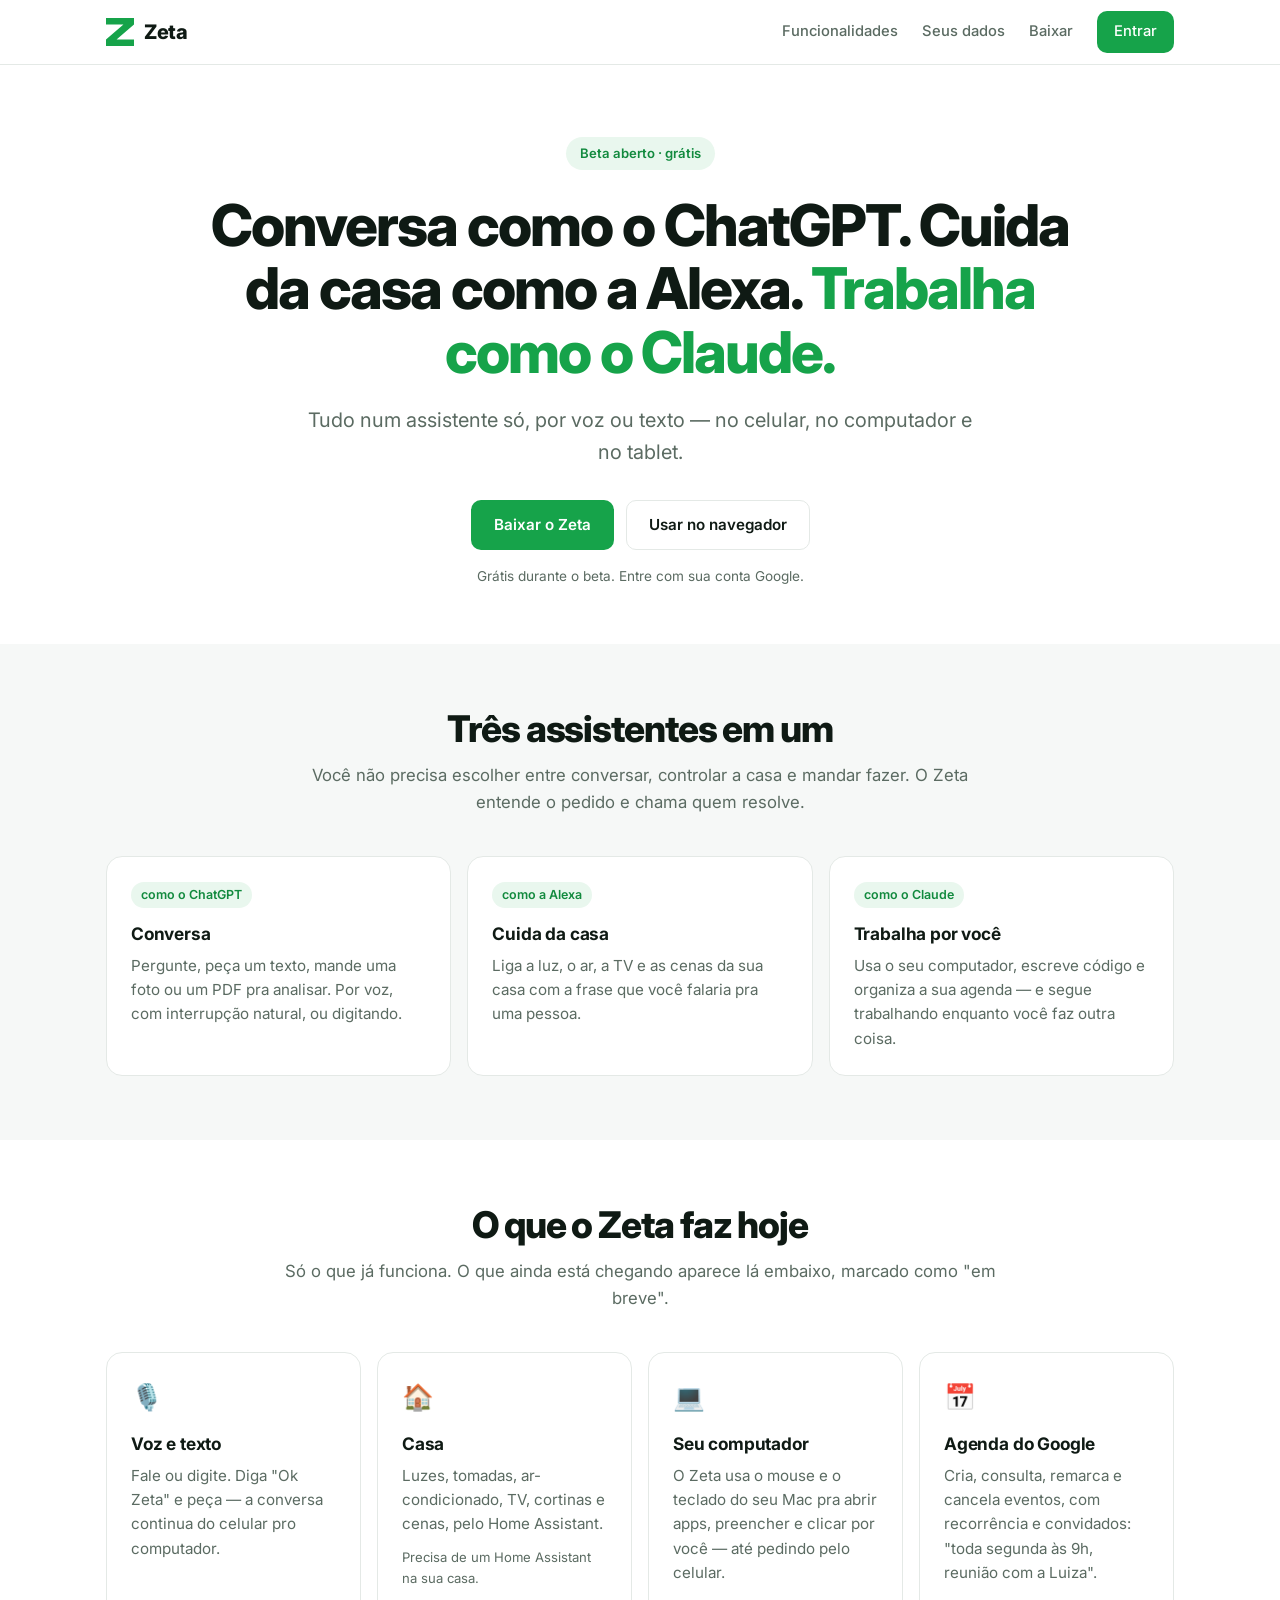
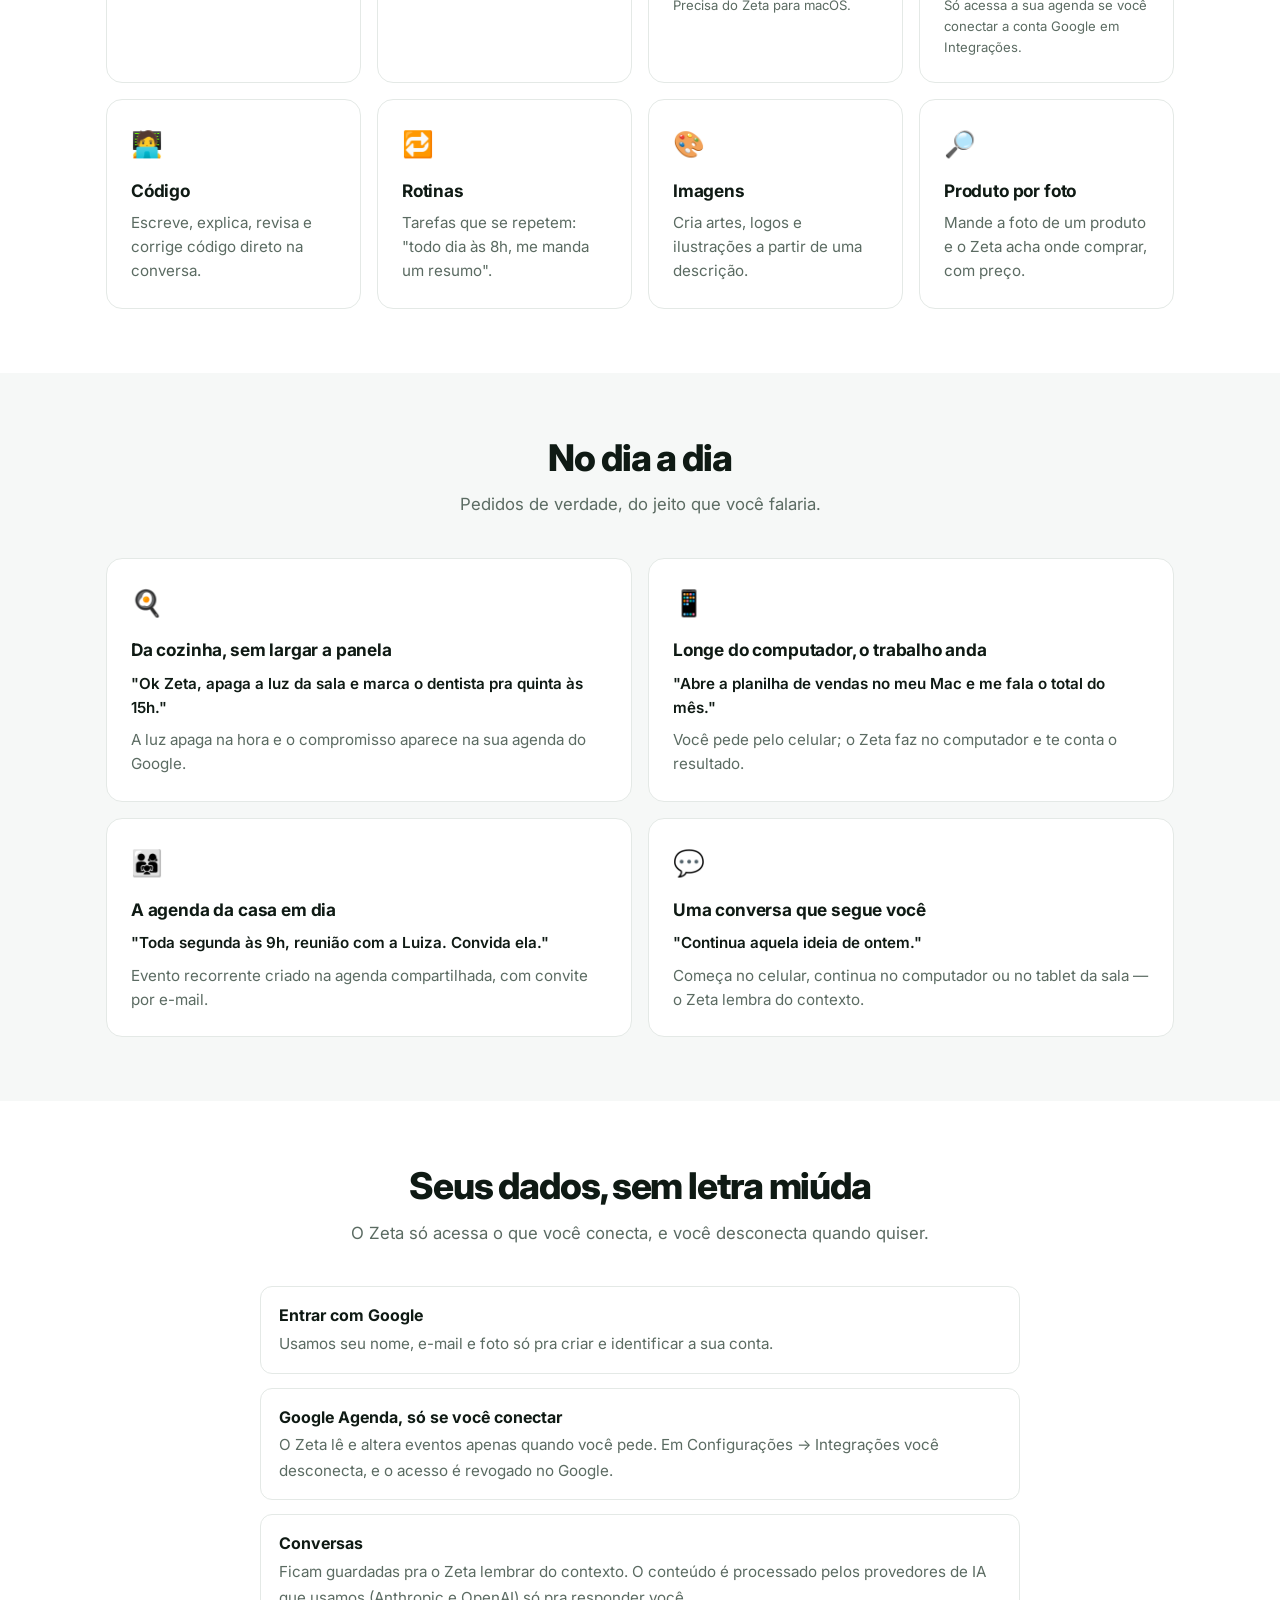
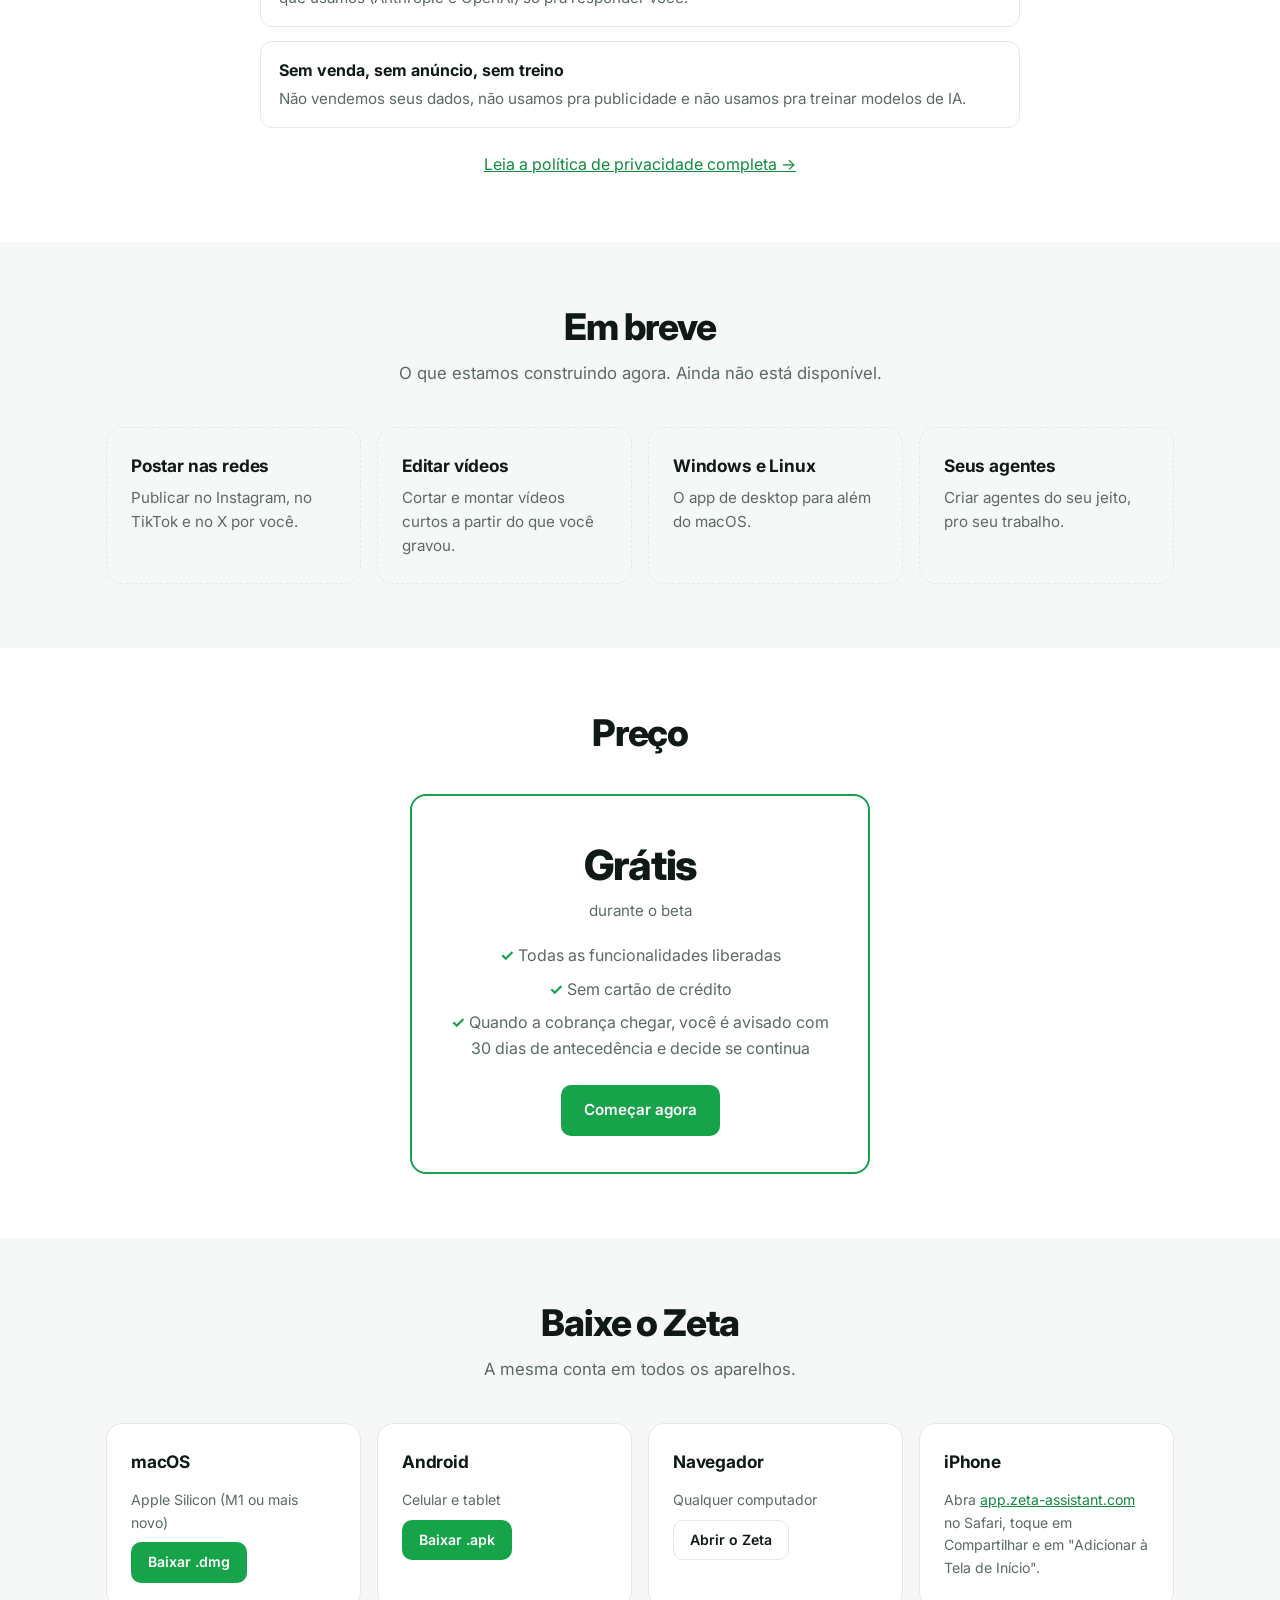
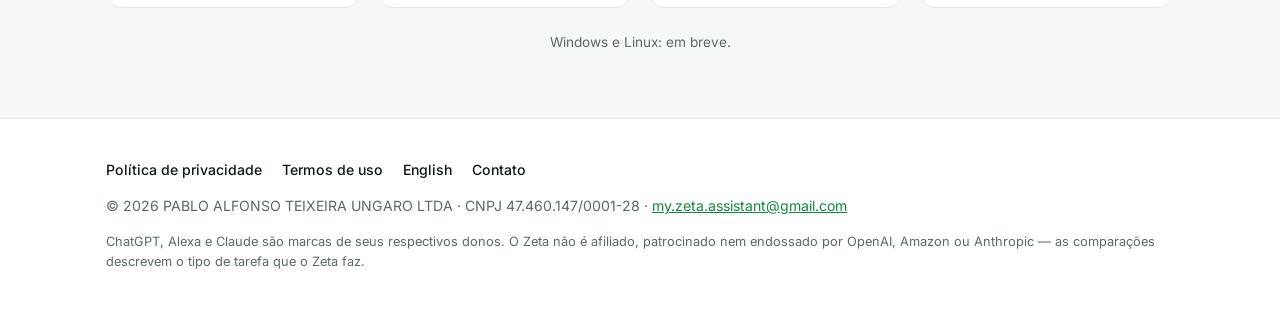
<file: index.html>
<!DOCTYPE html>
<html lang="pt-BR">
<head>
  <meta charset="UTF-8">
  <meta name="viewport" content="width=device-width, initial-scale=1.0">
  <title>Zeta — Conversa, cuida da casa e trabalha por você</title>
  <meta name="description" content="O Zeta é um assistente de IA que conversa como o ChatGPT, cuida da casa como a Alexa e trabalha como o Claude — por voz ou texto, no celular, no computador e no tablet. Grátis durante o beta.">
  <link rel="icon" type="image/png" href="/assets/favicon.png">
  <link rel="apple-touch-icon" href="/assets/apple-touch-icon.png">
  <meta property="og:title" content="Zeta — seu assistente de IA">
  <meta property="og:description" content="Conversa como o ChatGPT. Cuida da casa como a Alexa. Trabalha como o Claude. Num assistente só.">
  <meta property="og:image" content="https://zeta-assistant.com/assets/zeta-logo-512.png">
  <meta property="og:url" content="https://zeta-assistant.com/">
  <meta name="theme-color" content="#ffffff">
  <link rel="preconnect" href="https://fonts.googleapis.com">
  <link rel="preconnect" href="https://fonts.gstatic.com" crossorigin>
  <link href="https://fonts.googleapis.com/css2?family=Inter:wght@400;500;600;700;800&display=swap" rel="stylesheet">
  <link rel="stylesheet" href="/assets/site.css?v=20261004">
</head>
<body>

<nav class="nav">
  <div class="container">
    <a class="brand" href="/"><img src="/assets/zeta-mark.svg" alt="">Zeta</a>
    <div class="nav-links">
      <a href="#funcionalidades">Funcionalidades</a>
      <a href="#seus-dados">Seus dados</a>
      <a href="#baixar">Baixar</a>
      <a class="btn btn-primary btn-small" href="https://app.zeta-assistant.com">Entrar</a>
    </div>
  </div>
</nav>

<header class="hero">
  <div class="container">
    <span class="badge">Beta aberto · grátis</span>
    <h1>Conversa como o ChatGPT. Cuida da casa como a Alexa. <span class="accent">Trabalha como o Claude.</span></h1>
    <p class="lead">Tudo num assistente só, por voz ou texto — no celular, no computador e no tablet.</p>
    <div class="hero-ctas">
      <a class="btn btn-primary" href="#baixar">Baixar o Zeta</a>
      <a class="btn btn-ghost" href="https://app.zeta-assistant.com">Usar no navegador</a>
    </div>
    <p class="hero-note">Grátis durante o beta. Entre com sua conta Google.</p>
  </div>
</header>

<section class="soft">
  <div class="container">
    <div class="section-head">
      <h2>Três assistentes em um</h2>
      <p>Você não precisa escolher entre conversar, controlar a casa e mandar fazer. O Zeta entende o pedido e chama quem resolve.</p>
    </div>
    <div class="grid grid-3">
      <div class="card">
        <span class="like">como o ChatGPT</span>
        <h3>Conversa</h3>
        <p>Pergunte, peça um texto, mande uma foto ou um PDF pra analisar. Por voz, com interrupção natural, ou digitando.</p>
      </div>
      <div class="card">
        <span class="like">como a Alexa</span>
        <h3>Cuida da casa</h3>
        <p>Liga a luz, o ar, a TV e as cenas da sua casa com a frase que você falaria pra uma pessoa.</p>
      </div>
      <div class="card">
        <span class="like">como o Claude</span>
        <h3>Trabalha por você</h3>
        <p>Usa o seu computador, escreve código e organiza a sua agenda — e segue trabalhando enquanto você faz outra coisa.</p>
      </div>
    </div>
  </div>
</section>

<section id="funcionalidades">
  <div class="container">
    <div class="section-head">
      <h2>O que o Zeta faz hoje</h2>
      <p>Só o que já funciona. O que ainda está chegando aparece lá embaixo, marcado como "em breve".</p>
    </div>
    <div class="grid grid-4">
      <div class="card">
        <div class="icon">🎙️</div>
        <h3>Voz e texto</h3>
        <p>Fale ou digite. Diga "Ok Zeta" e peça — a conversa continua do celular pro computador.</p>
      </div>
      <div class="card">
        <div class="icon">🏠</div>
        <h3>Casa</h3>
        <p>Luzes, tomadas, ar-condicionado, TV, cortinas e cenas, pelo Home Assistant.</p>
        <p class="req">Precisa de um Home Assistant na sua casa.</p>
      </div>
      <div class="card">
        <div class="icon">💻</div>
        <h3>Seu computador</h3>
        <p>O Zeta usa o mouse e o teclado do seu Mac pra abrir apps, preencher e clicar por você — até pedindo pelo celular.</p>
        <p class="req">Precisa do Zeta para macOS.</p>
      </div>
      <div class="card">
        <div class="icon">📅</div>
        <h3>Agenda do Google</h3>
        <p>Cria, consulta, remarca e cancela eventos, com recorrência e convidados: "toda segunda às 9h, reunião com a Luiza".</p>
        <p class="req">Só acessa a sua agenda se você conectar a conta Google em Integrações.</p>
      </div>
      <div class="card">
        <div class="icon">🧑‍💻</div>
        <h3>Código</h3>
        <p>Escreve, explica, revisa e corrige código direto na conversa.</p>
      </div>
      <div class="card">
        <div class="icon">🔁</div>
        <h3>Rotinas</h3>
        <p>Tarefas que se repetem: "todo dia às 8h, me manda um resumo".</p>
      </div>
      <div class="card">
        <div class="icon">🎨</div>
        <h3>Imagens</h3>
        <p>Cria artes, logos e ilustrações a partir de uma descrição.</p>
      </div>
      <div class="card">
        <div class="icon">🔎</div>
        <h3>Produto por foto</h3>
        <p>Mande a foto de um produto e o Zeta acha onde comprar, com preço.</p>
      </div>
    </div>
  </div>
</section>

<section class="soft" id="cenarios">
  <div class="container">
    <div class="section-head">
      <h2>No dia a dia</h2>
      <p>Pedidos de verdade, do jeito que você falaria.</p>
    </div>
    <div class="grid grid-2">
      <div class="card scenario">
        <div class="icon">🍳</div>
        <h3>Da cozinha, sem largar a panela</h3>
        <p class="quote">"Ok Zeta, apaga a luz da sala e marca o dentista pra quinta às 15h."</p>
        <p>A luz apaga na hora e o compromisso aparece na sua agenda do Google.</p>
      </div>
      <div class="card scenario">
        <div class="icon">📱</div>
        <h3>Longe do computador, o trabalho anda</h3>
        <p class="quote">"Abre a planilha de vendas no meu Mac e me fala o total do mês."</p>
        <p>Você pede pelo celular; o Zeta faz no computador e te conta o resultado.</p>
      </div>
      <div class="card scenario">
        <div class="icon">👨‍👩‍👧</div>
        <h3>A agenda da casa em dia</h3>
        <p class="quote">"Toda segunda às 9h, reunião com a Luiza. Convida ela."</p>
        <p>Evento recorrente criado na agenda compartilhada, com convite por e-mail.</p>
      </div>
      <div class="card scenario">
        <div class="icon">💬</div>
        <h3>Uma conversa que segue você</h3>
        <p class="quote">"Continua aquela ideia de ontem."</p>
        <p>Começa no celular, continua no computador ou no tablet da sala — o Zeta lembra do contexto.</p>
      </div>
    </div>
  </div>
</section>

<section id="seus-dados">
  <div class="container">
    <div class="section-head">
      <h2>Seus dados, sem letra miúda</h2>
      <p>O Zeta só acessa o que você conecta, e você desconecta quando quiser.</p>
    </div>
    <ul class="data-list">
      <li><strong>Entrar com Google</strong><span>Usamos seu nome, e-mail e foto só pra criar e identificar a sua conta.</span></li>
      <li><strong>Google Agenda, só se você conectar</strong><span>O Zeta lê e altera eventos apenas quando você pede. Em Configurações → Integrações você desconecta, e o acesso é revogado no Google.</span></li>
      <li><strong>Conversas</strong><span>Ficam guardadas pra o Zeta lembrar do contexto. O conteúdo é processado pelos provedores de IA que usamos (Anthropic e OpenAI) só pra responder você.</span></li>
      <li><strong>Sem venda, sem anúncio, sem treino</strong><span>Não vendemos seus dados, não usamos pra publicidade e não usamos pra treinar modelos de IA.</span></li>
    </ul>
    <p class="center"><a href="/privacidade">Leia a política de privacidade completa →</a></p>
  </div>
</section>

<section class="soft" id="em-breve">
  <div class="container">
    <div class="section-head">
      <h2>Em breve</h2>
      <p>O que estamos construindo agora. Ainda não está disponível.</p>
    </div>
    <div class="grid grid-4">
      <div class="card soon"><h3>Postar nas redes</h3><p>Publicar no Instagram, no TikTok e no X por você.</p></div>
      <div class="card soon"><h3>Editar vídeos</h3><p>Cortar e montar vídeos curtos a partir do que você gravou.</p></div>
      <div class="card soon"><h3>Windows e Linux</h3><p>O app de desktop para além do macOS.</p></div>
      <div class="card soon"><h3>Seus agentes</h3><p>Criar agentes do seu jeito, pro seu trabalho.</p></div>
    </div>
  </div>
</section>

<section id="preco">
  <div class="container">
    <div class="section-head">
      <h2>Preço</h2>
    </div>
    <div class="card price-card">
      <div class="price">Grátis</div>
      <p>durante o beta</p>
      <ul>
        <li>Todas as funcionalidades liberadas</li>
        <li>Sem cartão de crédito</li>
        <li>Quando a cobrança chegar, você é avisado com 30 dias de antecedência e decide se continua</li>
      </ul>
      <a class="btn btn-primary" href="https://app.zeta-assistant.com">Começar agora</a>
    </div>
  </div>
</section>

<section class="soft" id="baixar">
  <div class="container">
    <div class="section-head">
      <h2>Baixe o Zeta</h2>
      <p>A mesma conta em todos os aparelhos.</p>
    </div>
    <div class="grid grid-4">
      <div class="card dl">
        <h3>macOS</h3>
        <p class="muted">Apple Silicon (M1 ou mais novo)</p>
        <a class="btn btn-primary btn-small" href="https://github.com/zeta-ltda/zeta-site/releases/latest/download/Zeta.dmg">Baixar .dmg</a>
      </div>
      <div class="card dl">
        <h3>Android</h3>
        <p class="muted">Celular e tablet</p>
        <a class="btn btn-primary btn-small" href="https://github.com/zeta-ltda/zeta-site/releases/download/android-latest/Zeta.apk">Baixar .apk</a>
      </div>
      <div class="card dl">
        <h3>Navegador</h3>
        <p class="muted">Qualquer computador</p>
        <a class="btn btn-ghost btn-small" href="https://app.zeta-assistant.com">Abrir o Zeta</a>
      </div>
      <div class="card dl">
        <h3>iPhone</h3>
        <p class="muted">Abra <a href="https://app.zeta-assistant.com">app.zeta-assistant.com</a> no Safari, toque em Compartilhar e em "Adicionar à Tela de Início".</p>
      </div>
    </div>
    <p class="center hero-note">Windows e Linux: em breve.</p>
  </div>
</section>

<footer>
  <div class="container">
    <div class="footer-links">
      <a href="/privacidade">Política de privacidade</a>
      <a href="/termos">Termos de uso</a>
      <a href="/en/privacy">English</a>
      <a href="mailto:my.zeta.assistant@gmail.com">Contato</a>
    </div>
    <p>© 2026 PABLO ALFONSO TEIXEIRA UNGARO LTDA · CNPJ 47.460.147/0001-28 · <a href="mailto:my.zeta.assistant@gmail.com">my.zeta.assistant@gmail.com</a></p>
    <p class="disclaimer">ChatGPT, Alexa e Claude são marcas de seus respectivos donos. O Zeta não é afiliado, patrocinado nem endossado por OpenAI, Amazon ou Anthropic — as comparações descrevem o tipo de tarefa que o Zeta faz.</p>
  </div>
</footer>

</body>
</html>
</file>
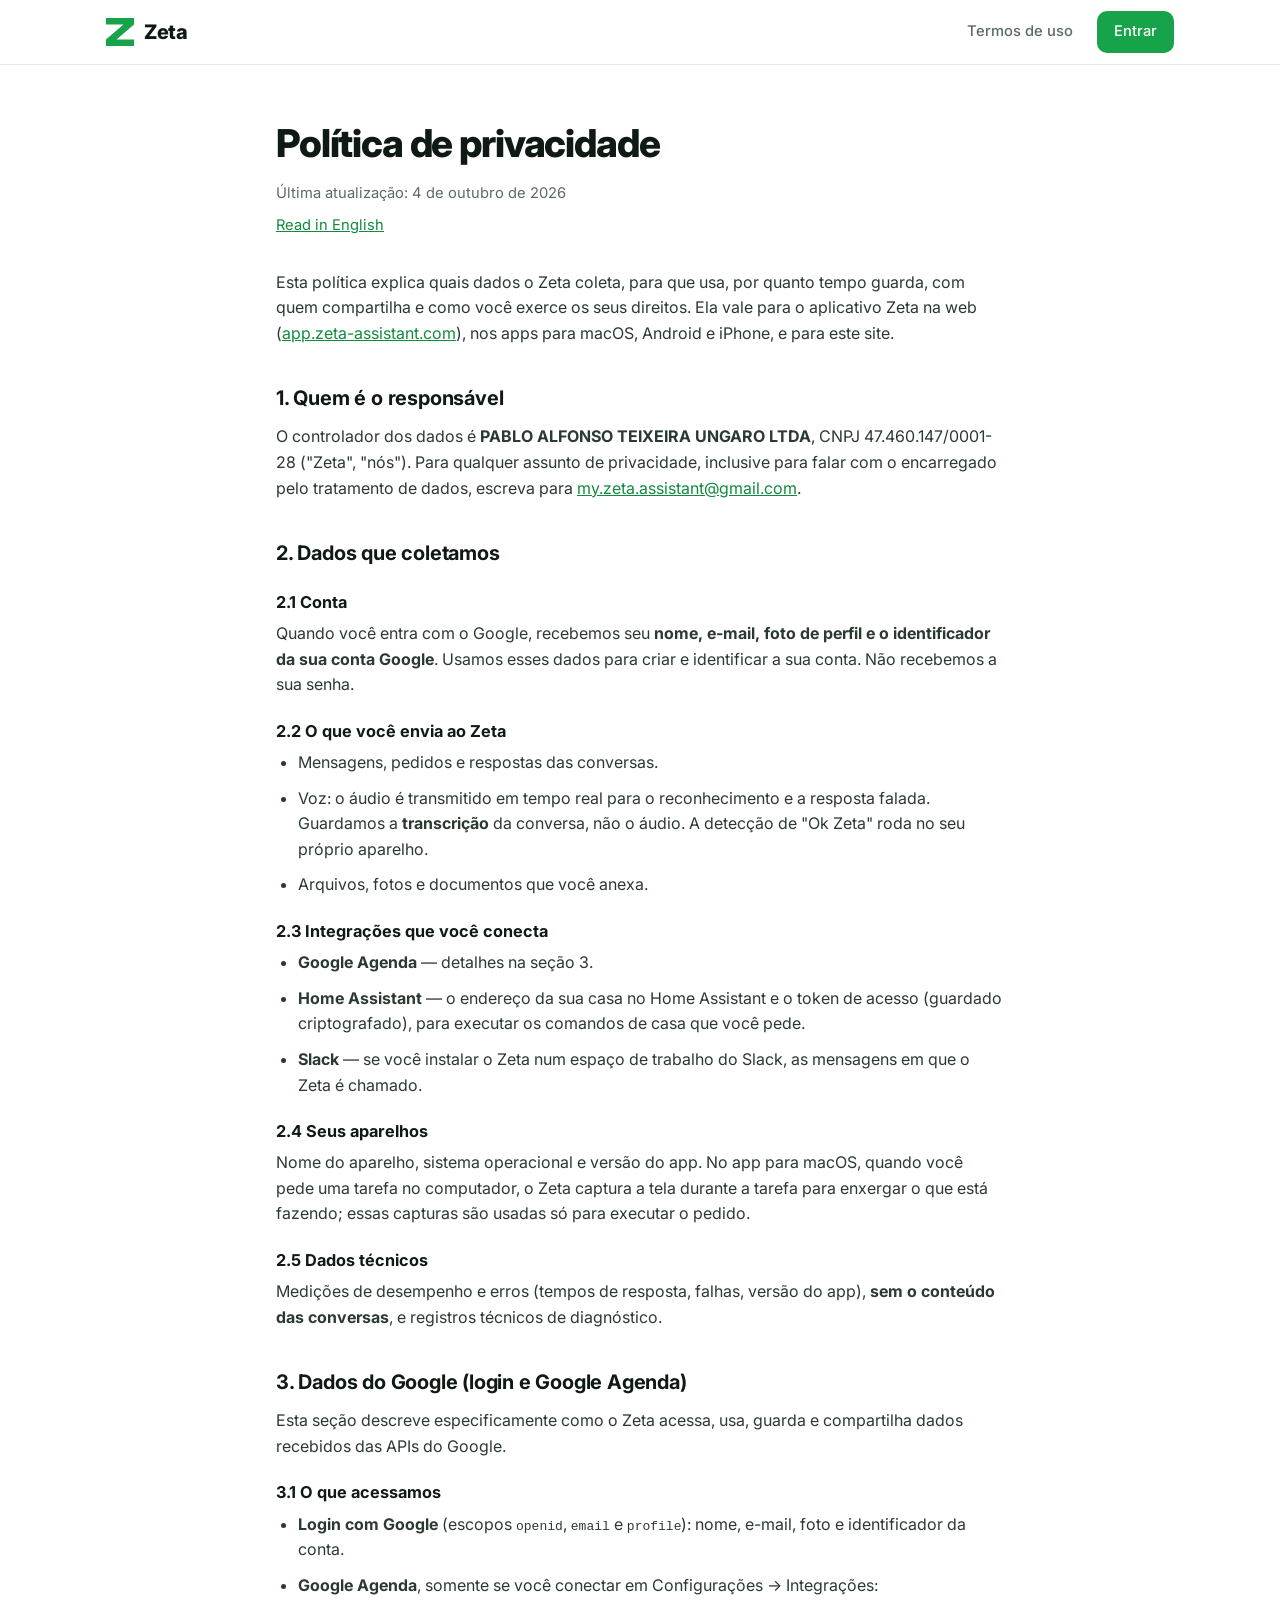
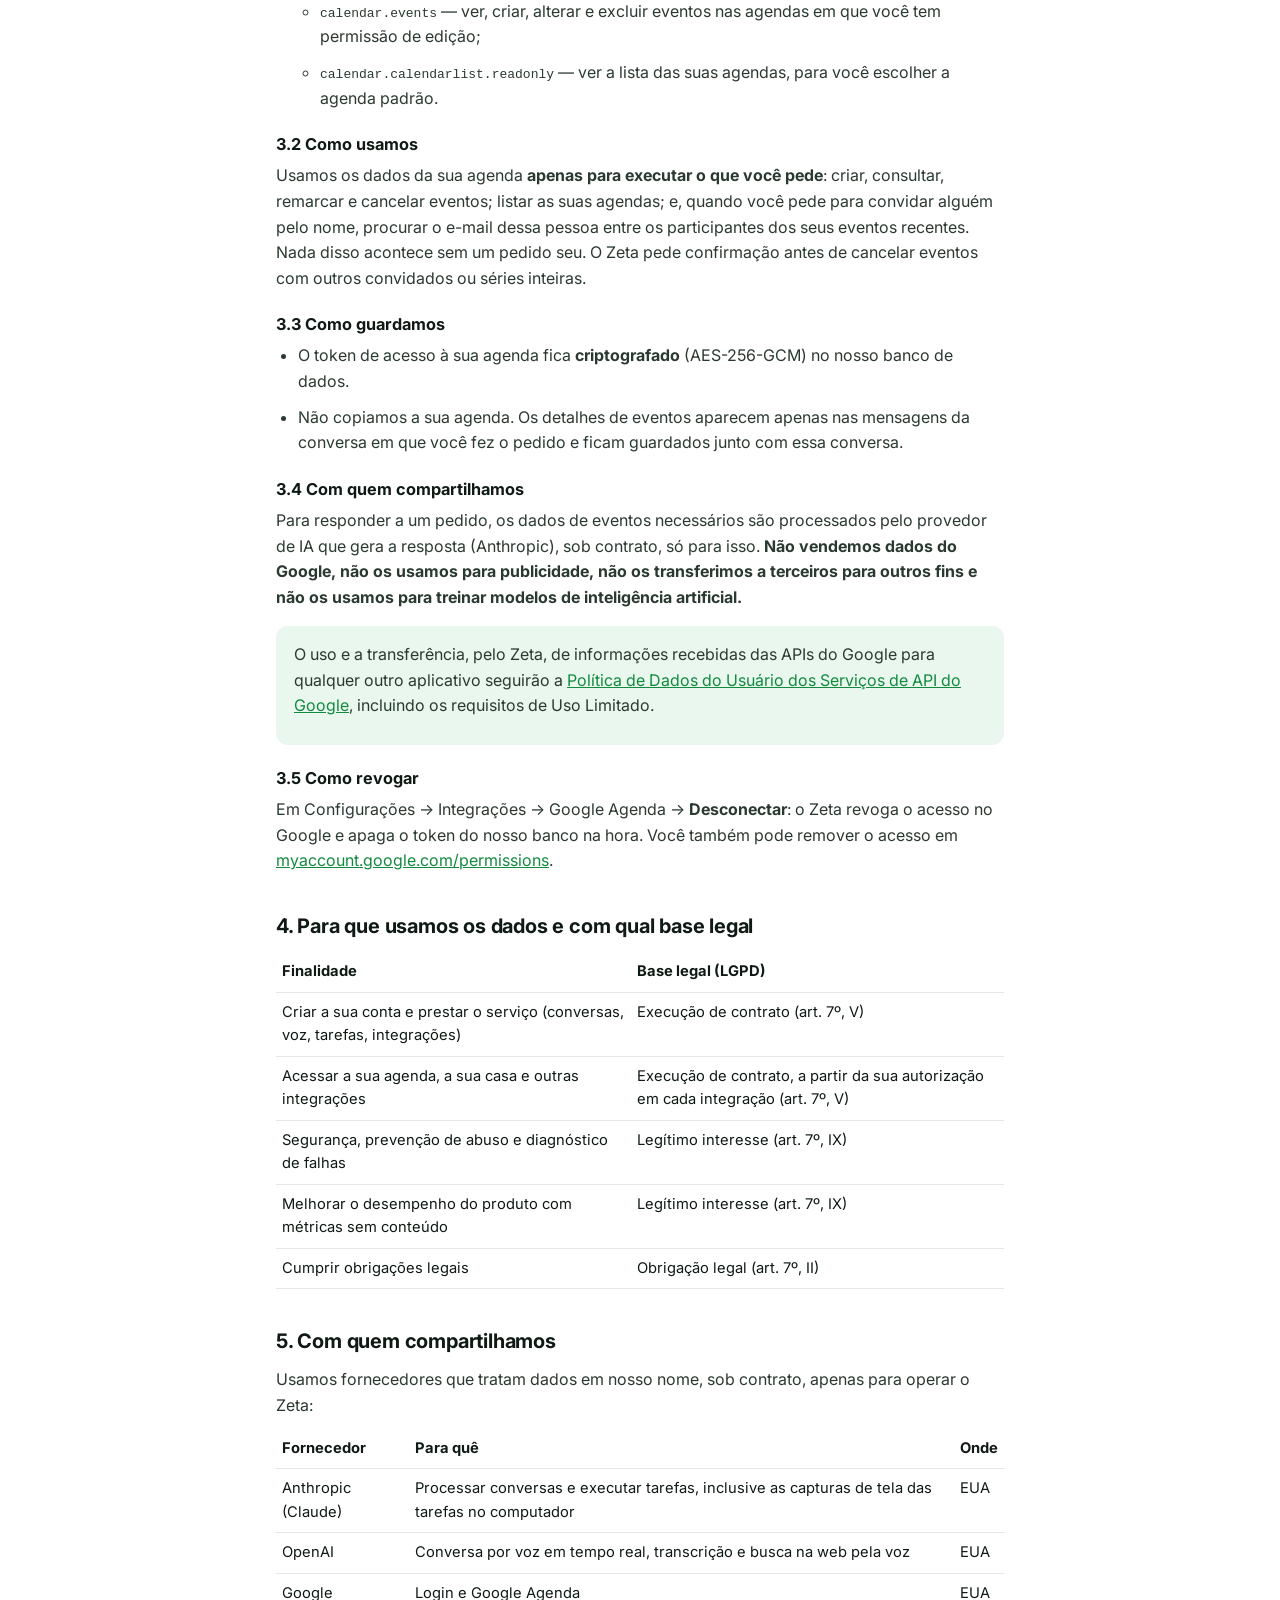
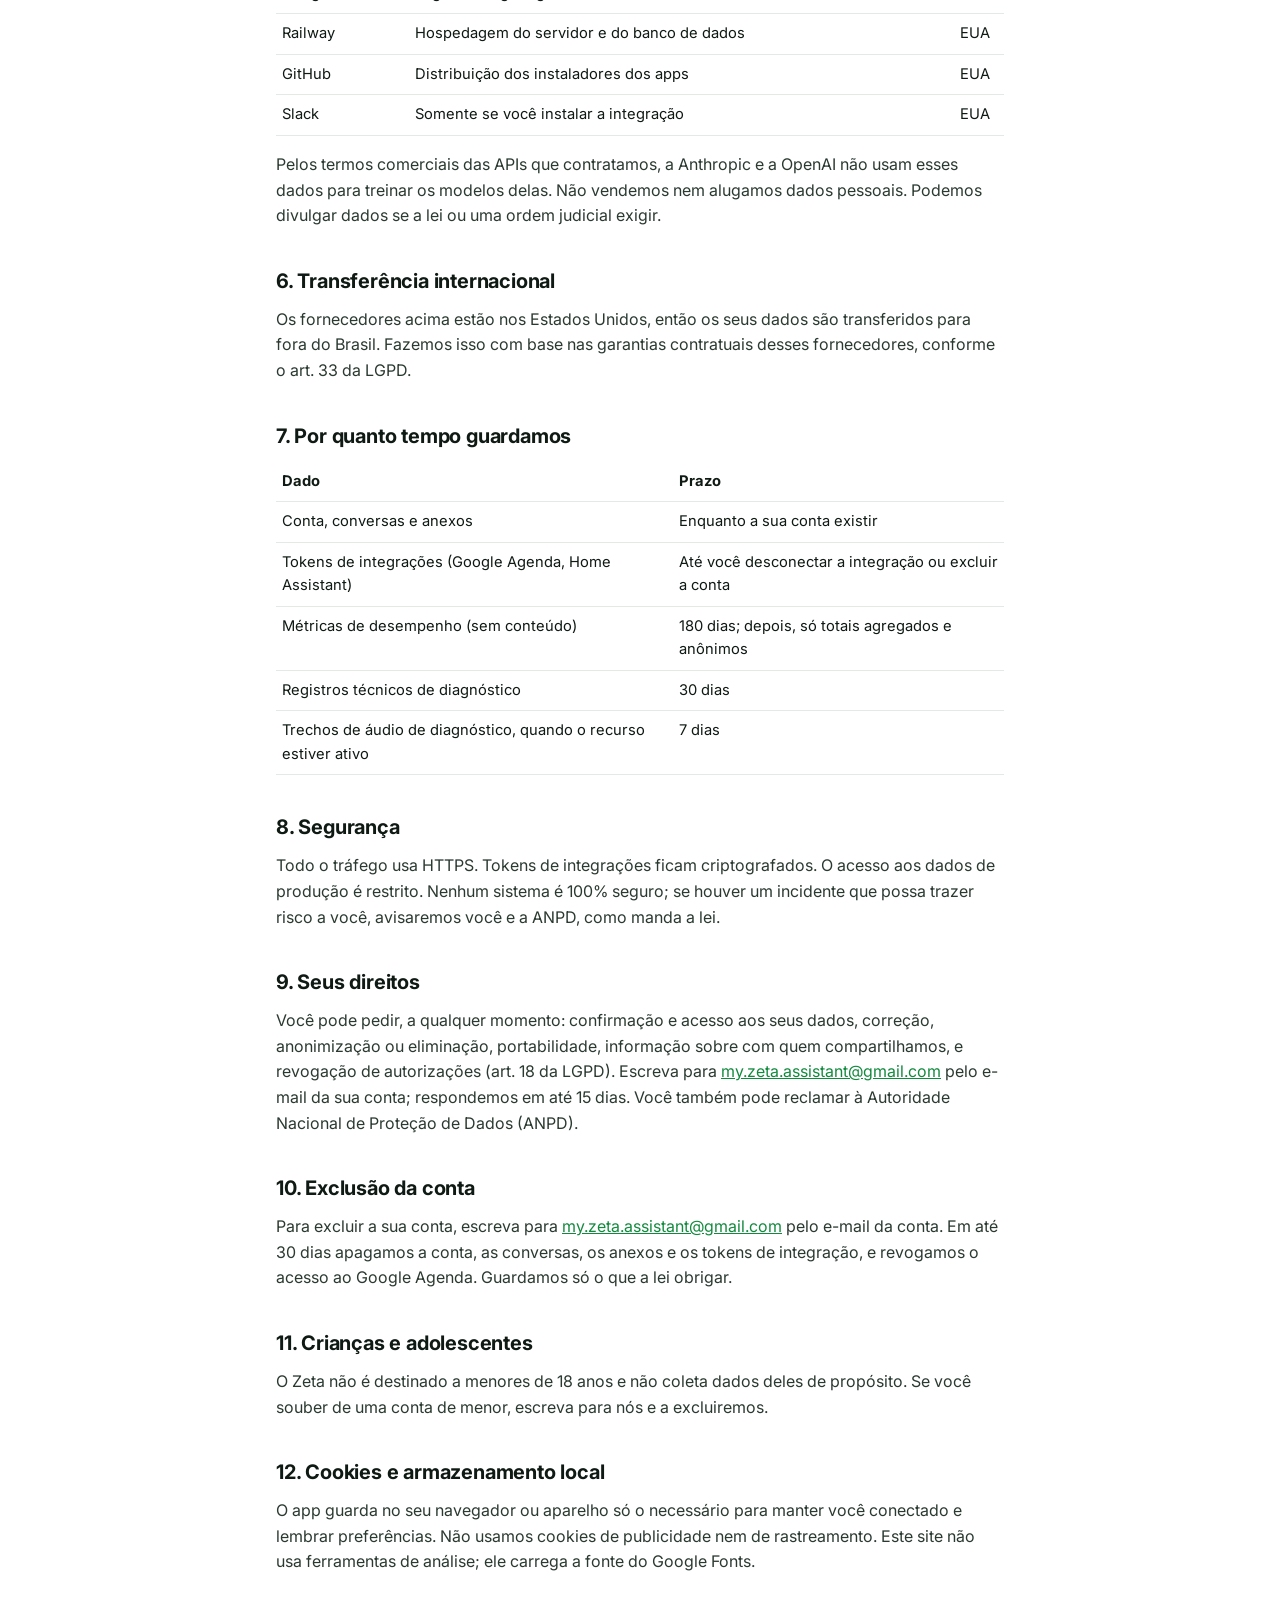
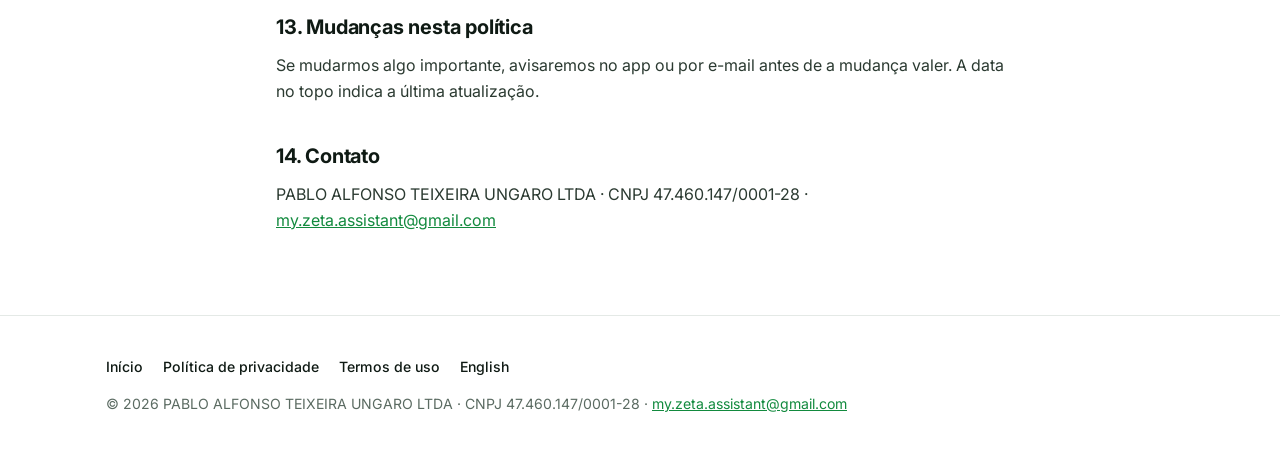
<file: privacidade/index.html>
<!DOCTYPE html>
<html lang="pt-BR">
<head>
  <meta charset="UTF-8">
  <meta name="viewport" content="width=device-width, initial-scale=1.0">
  <title>Política de privacidade — Zeta</title>
  <meta name="description" content="Como o Zeta coleta, usa, guarda e compartilha dados, incluindo dados do Google (login e Google Agenda).">
  <link rel="icon" type="image/png" href="/assets/favicon.png">
  <link rel="preconnect" href="https://fonts.googleapis.com">
  <link rel="preconnect" href="https://fonts.gstatic.com" crossorigin>
  <link href="https://fonts.googleapis.com/css2?family=Inter:wght@400;500;600;700;800&display=swap" rel="stylesheet">
  <link rel="stylesheet" href="/assets/site.css?v=20261004">
</head>
<body>

<nav class="nav">
  <div class="container">
    <a class="brand" href="/"><img src="/assets/zeta-mark.svg" alt="">Zeta</a>
    <div class="nav-links">
      <a href="/termos">Termos de uso</a>
      <a class="btn btn-primary btn-small" href="https://app.zeta-assistant.com">Entrar</a>
    </div>
  </div>
</nav>

<main class="legal">
  <div class="container">
    <h1>Política de privacidade</h1>
    <p class="updated">Última atualização: 4 de outubro de 2026</p>
    <p class="lang"><a href="/en/privacy">Read in English</a></p>

    <p>Esta política explica quais dados o Zeta coleta, para que usa, por quanto tempo guarda, com quem compartilha e como você exerce os seus direitos. Ela vale para o aplicativo Zeta na web (<a href="https://app.zeta-assistant.com">app.zeta-assistant.com</a>), nos apps para macOS, Android e iPhone, e para este site.</p>

    <h2>1. Quem é o responsável</h2>
    <p>O controlador dos dados é <strong>PABLO ALFONSO TEIXEIRA UNGARO LTDA</strong>, CNPJ 47.460.147/0001-28 ("Zeta", "nós"). Para qualquer assunto de privacidade, inclusive para falar com o encarregado pelo tratamento de dados, escreva para <a href="mailto:my.zeta.assistant@gmail.com">my.zeta.assistant@gmail.com</a>.</p>

    <h2>2. Dados que coletamos</h2>
    <h3>2.1 Conta</h3>
    <p>Quando você entra com o Google, recebemos seu <strong>nome, e-mail, foto de perfil e o identificador da sua conta Google</strong>. Usamos esses dados para criar e identificar a sua conta. Não recebemos a sua senha.</p>
    <h3>2.2 O que você envia ao Zeta</h3>
    <ul>
      <li>Mensagens, pedidos e respostas das conversas.</li>
      <li>Voz: o áudio é transmitido em tempo real para o reconhecimento e a resposta falada. Guardamos a <strong>transcrição</strong> da conversa, não o áudio. A detecção de "Ok Zeta" roda no seu próprio aparelho.</li>
      <li>Arquivos, fotos e documentos que você anexa.</li>
    </ul>
    <h3>2.3 Integrações que você conecta</h3>
    <ul>
      <li><strong>Google Agenda</strong> — detalhes na seção 3.</li>
      <li><strong>Home Assistant</strong> — o endereço da sua casa no Home Assistant e o token de acesso (guardado criptografado), para executar os comandos de casa que você pede.</li>
      <li><strong>Slack</strong> — se você instalar o Zeta num espaço de trabalho do Slack, as mensagens em que o Zeta é chamado.</li>
    </ul>
    <h3>2.4 Seus aparelhos</h3>
    <p>Nome do aparelho, sistema operacional e versão do app. No app para macOS, quando você pede uma tarefa no computador, o Zeta captura a tela durante a tarefa para enxergar o que está fazendo; essas capturas são usadas só para executar o pedido.</p>
    <h3>2.5 Dados técnicos</h3>
    <p>Medições de desempenho e erros (tempos de resposta, falhas, versão do app), <strong>sem o conteúdo das conversas</strong>, e registros técnicos de diagnóstico.</p>

    <h2>3. Dados do Google (login e Google Agenda)</h2>
    <p>Esta seção descreve especificamente como o Zeta acessa, usa, guarda e compartilha dados recebidos das APIs do Google.</p>
    <h3>3.1 O que acessamos</h3>
    <ul>
      <li><strong>Login com Google</strong> (escopos <code>openid</code>, <code>email</code> e <code>profile</code>): nome, e-mail, foto e identificador da conta.</li>
      <li><strong>Google Agenda</strong>, somente se você conectar em Configurações → Integrações:
        <ul>
          <li><code>calendar.events</code> — ver, criar, alterar e excluir eventos nas agendas em que você tem permissão de edição;</li>
          <li><code>calendar.calendarlist.readonly</code> — ver a lista das suas agendas, para você escolher a agenda padrão.</li>
        </ul>
      </li>
    </ul>
    <h3>3.2 Como usamos</h3>
    <p>Usamos os dados da sua agenda <strong>apenas para executar o que você pede</strong>: criar, consultar, remarcar e cancelar eventos; listar as suas agendas; e, quando você pede para convidar alguém pelo nome, procurar o e-mail dessa pessoa entre os participantes dos seus eventos recentes. Nada disso acontece sem um pedido seu. O Zeta pede confirmação antes de cancelar eventos com outros convidados ou séries inteiras.</p>
    <h3>3.3 Como guardamos</h3>
    <ul>
      <li>O token de acesso à sua agenda fica <strong>criptografado</strong> (AES-256-GCM) no nosso banco de dados.</li>
      <li>Não copiamos a sua agenda. Os detalhes de eventos aparecem apenas nas mensagens da conversa em que você fez o pedido e ficam guardados junto com essa conversa.</li>
    </ul>
    <h3>3.4 Com quem compartilhamos</h3>
    <p>Para responder a um pedido, os dados de eventos necessários são processados pelo provedor de IA que gera a resposta (Anthropic), sob contrato, só para isso. <strong>Não vendemos dados do Google, não os usamos para publicidade, não os transferimos a terceiros para outros fins e não os usamos para treinar modelos de inteligência artificial.</strong></p>
    <div class="callout">
      <p>O uso e a transferência, pelo Zeta, de informações recebidas das APIs do Google para qualquer outro aplicativo seguirão a <a href="https://developers.google.com/terms/api-services-user-data-policy">Política de Dados do Usuário dos Serviços de API do Google</a>, incluindo os requisitos de Uso Limitado.</p>
    </div>
    <h3>3.5 Como revogar</h3>
    <p>Em Configurações → Integrações → Google Agenda → <strong>Desconectar</strong>: o Zeta revoga o acesso no Google e apaga o token do nosso banco na hora. Você também pode remover o acesso em <a href="https://myaccount.google.com/permissions">myaccount.google.com/permissions</a>.</p>

    <h2>4. Para que usamos os dados e com qual base legal</h2>
    <table>
      <thead><tr><th>Finalidade</th><th>Base legal (LGPD)</th></tr></thead>
      <tbody>
        <tr><td>Criar a sua conta e prestar o serviço (conversas, voz, tarefas, integrações)</td><td>Execução de contrato (art. 7º, V)</td></tr>
        <tr><td>Acessar a sua agenda, a sua casa e outras integrações</td><td>Execução de contrato, a partir da sua autorização em cada integração (art. 7º, V)</td></tr>
        <tr><td>Segurança, prevenção de abuso e diagnóstico de falhas</td><td>Legítimo interesse (art. 7º, IX)</td></tr>
        <tr><td>Melhorar o desempenho do produto com métricas sem conteúdo</td><td>Legítimo interesse (art. 7º, IX)</td></tr>
        <tr><td>Cumprir obrigações legais</td><td>Obrigação legal (art. 7º, II)</td></tr>
      </tbody>
    </table>

    <h2>5. Com quem compartilhamos</h2>
    <p>Usamos fornecedores que tratam dados em nosso nome, sob contrato, apenas para operar o Zeta:</p>
    <table>
      <thead><tr><th>Fornecedor</th><th>Para quê</th><th>Onde</th></tr></thead>
      <tbody>
        <tr><td>Anthropic (Claude)</td><td>Processar conversas e executar tarefas, inclusive as capturas de tela das tarefas no computador</td><td>EUA</td></tr>
        <tr><td>OpenAI</td><td>Conversa por voz em tempo real, transcrição e busca na web pela voz</td><td>EUA</td></tr>
        <tr><td>Google</td><td>Login e Google Agenda</td><td>EUA</td></tr>
        <tr><td>Railway</td><td>Hospedagem do servidor e do banco de dados</td><td>EUA</td></tr>
        <tr><td>GitHub</td><td>Distribuição dos instaladores dos apps</td><td>EUA</td></tr>
        <tr><td>Slack</td><td>Somente se você instalar a integração</td><td>EUA</td></tr>
      </tbody>
    </table>
    <p>Pelos termos comerciais das APIs que contratamos, a Anthropic e a OpenAI não usam esses dados para treinar os modelos delas. Não vendemos nem alugamos dados pessoais. Podemos divulgar dados se a lei ou uma ordem judicial exigir.</p>

    <h2>6. Transferência internacional</h2>
    <p>Os fornecedores acima estão nos Estados Unidos, então os seus dados são transferidos para fora do Brasil. Fazemos isso com base nas garantias contratuais desses fornecedores, conforme o art. 33 da LGPD.</p>

    <h2>7. Por quanto tempo guardamos</h2>
    <table>
      <thead><tr><th>Dado</th><th>Prazo</th></tr></thead>
      <tbody>
        <tr><td>Conta, conversas e anexos</td><td>Enquanto a sua conta existir</td></tr>
        <tr><td>Tokens de integrações (Google Agenda, Home Assistant)</td><td>Até você desconectar a integração ou excluir a conta</td></tr>
        <tr><td>Métricas de desempenho (sem conteúdo)</td><td>180 dias; depois, só totais agregados e anônimos</td></tr>
        <tr><td>Registros técnicos de diagnóstico</td><td>30 dias</td></tr>
        <tr><td>Trechos de áudio de diagnóstico, quando o recurso estiver ativo</td><td>7 dias</td></tr>
      </tbody>
    </table>

    <h2>8. Segurança</h2>
    <p>Todo o tráfego usa HTTPS. Tokens de integrações ficam criptografados. O acesso aos dados de produção é restrito. Nenhum sistema é 100% seguro; se houver um incidente que possa trazer risco a você, avisaremos você e a ANPD, como manda a lei.</p>

    <h2>9. Seus direitos</h2>
    <p>Você pode pedir, a qualquer momento: confirmação e acesso aos seus dados, correção, anonimização ou eliminação, portabilidade, informação sobre com quem compartilhamos, e revogação de autorizações (art. 18 da LGPD). Escreva para <a href="mailto:my.zeta.assistant@gmail.com">my.zeta.assistant@gmail.com</a> pelo e-mail da sua conta; respondemos em até 15 dias. Você também pode reclamar à Autoridade Nacional de Proteção de Dados (ANPD).</p>

    <h2>10. Exclusão da conta</h2>
    <p>Para excluir a sua conta, escreva para <a href="mailto:my.zeta.assistant@gmail.com">my.zeta.assistant@gmail.com</a> pelo e-mail da conta. Em até 30 dias apagamos a conta, as conversas, os anexos e os tokens de integração, e revogamos o acesso ao Google Agenda. Guardamos só o que a lei obrigar.</p>

    <h2>11. Crianças e adolescentes</h2>
    <p>O Zeta não é destinado a menores de 18 anos e não coleta dados deles de propósito. Se você souber de uma conta de menor, escreva para nós e a excluiremos.</p>

    <h2>12. Cookies e armazenamento local</h2>
    <p>O app guarda no seu navegador ou aparelho só o necessário para manter você conectado e lembrar preferências. Não usamos cookies de publicidade nem de rastreamento. Este site não usa ferramentas de análise; ele carrega a fonte do Google Fonts.</p>

    <h2>13. Mudanças nesta política</h2>
    <p>Se mudarmos algo importante, avisaremos no app ou por e-mail antes de a mudança valer. A data no topo indica a última atualização.</p>

    <h2>14. Contato</h2>
    <p>PABLO ALFONSO TEIXEIRA UNGARO LTDA · CNPJ 47.460.147/0001-28 · <a href="mailto:my.zeta.assistant@gmail.com">my.zeta.assistant@gmail.com</a></p>
  </div>
</main>

<footer>
  <div class="container">
    <div class="footer-links">
      <a href="/">Início</a>
      <a href="/privacidade">Política de privacidade</a>
      <a href="/termos">Termos de uso</a>
      <a href="/en/privacy">English</a>
    </div>
    <p>© 2026 PABLO ALFONSO TEIXEIRA UNGARO LTDA · CNPJ 47.460.147/0001-28 · <a href="mailto:my.zeta.assistant@gmail.com">my.zeta.assistant@gmail.com</a></p>
  </div>
</footer>

</body>
</html>
</file>
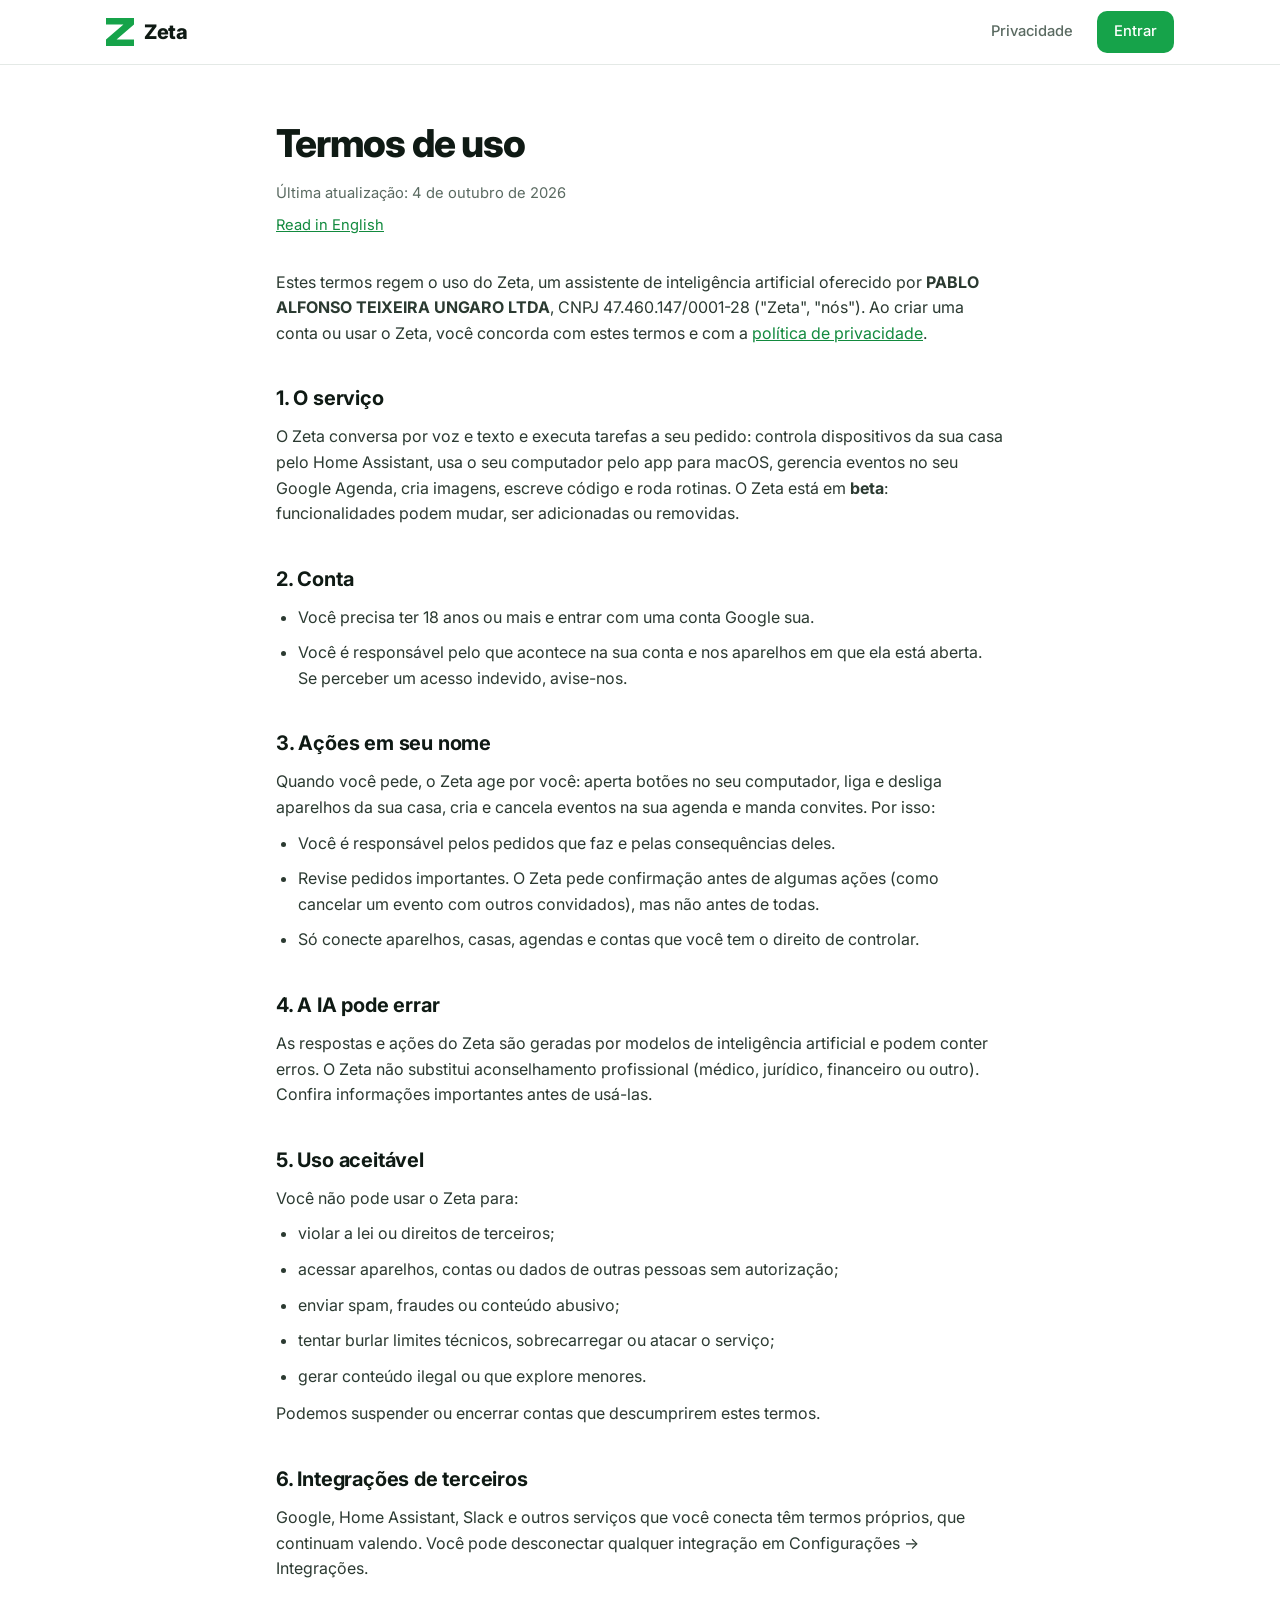
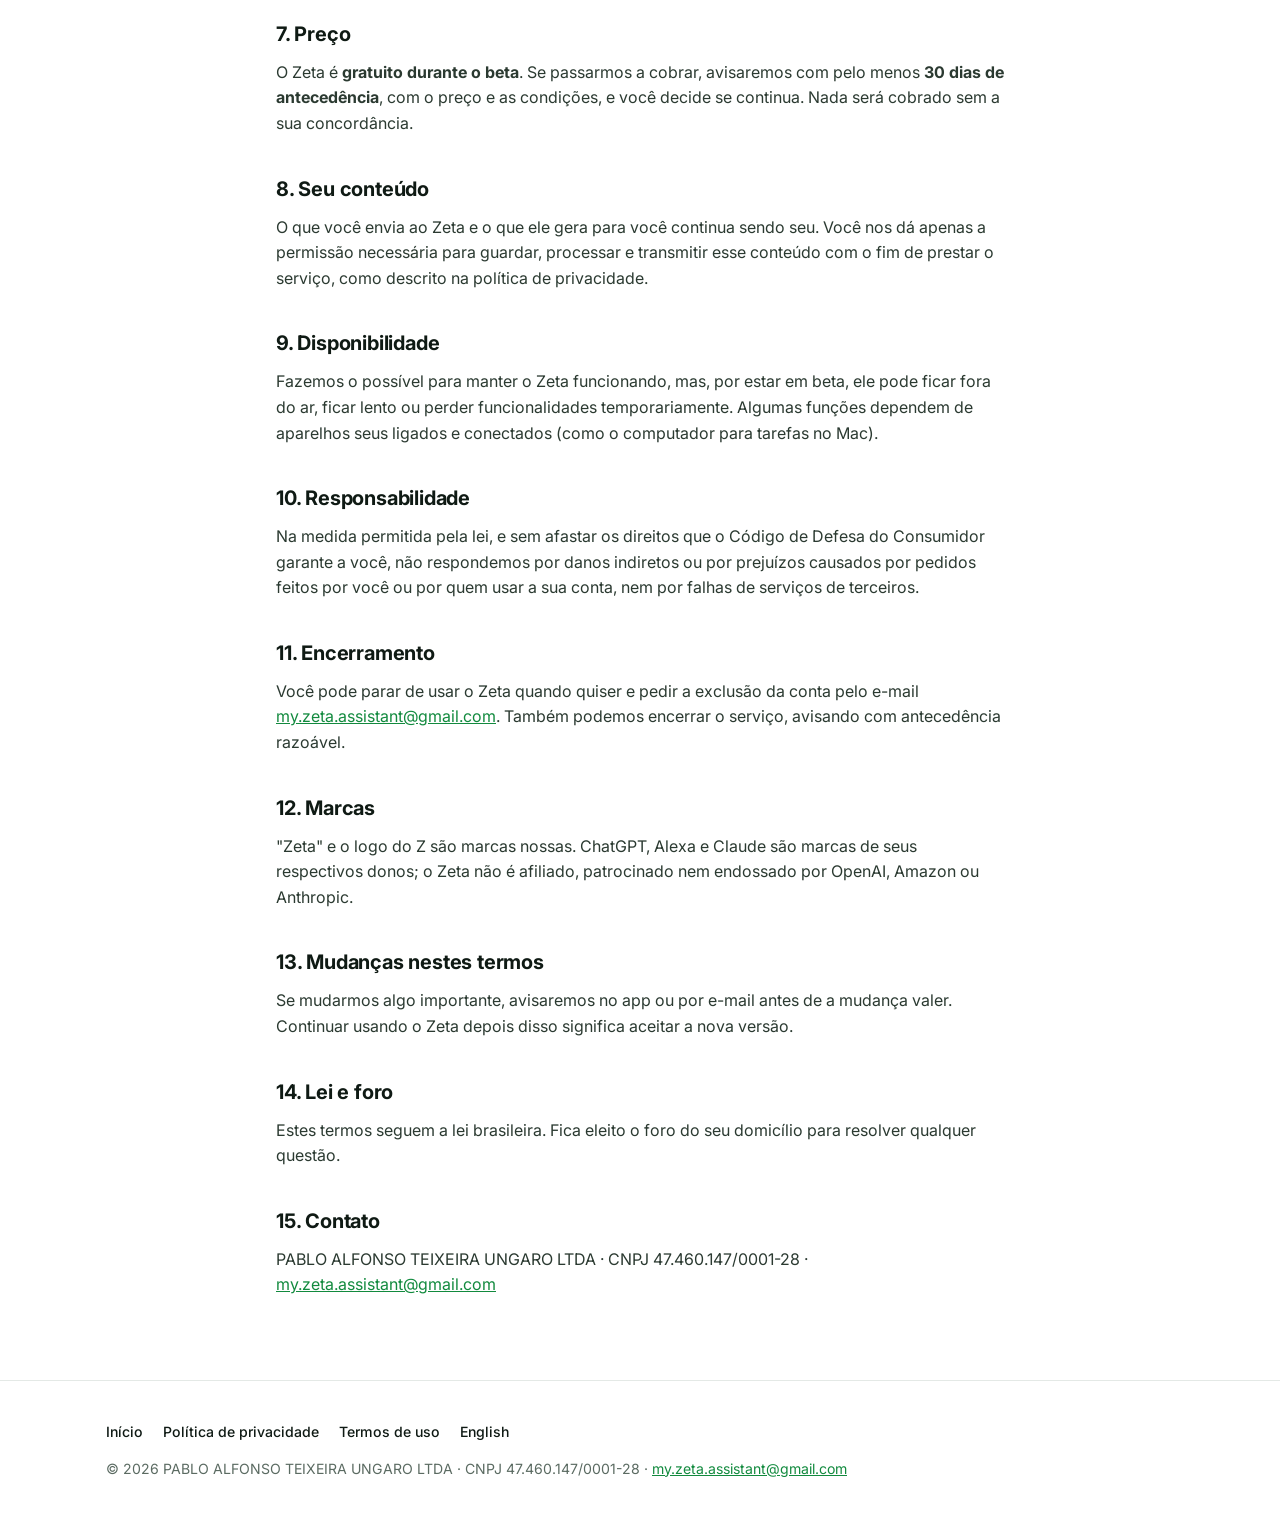
<file: termos/index.html>
<!DOCTYPE html>
<html lang="pt-BR">
<head>
  <meta charset="UTF-8">
  <meta name="viewport" content="width=device-width, initial-scale=1.0">
  <title>Termos de uso — Zeta</title>
  <meta name="description" content="Termos de uso do Zeta, assistente de IA por voz e texto.">
  <link rel="icon" type="image/png" href="/assets/favicon.png">
  <link rel="preconnect" href="https://fonts.googleapis.com">
  <link rel="preconnect" href="https://fonts.gstatic.com" crossorigin>
  <link href="https://fonts.googleapis.com/css2?family=Inter:wght@400;500;600;700;800&display=swap" rel="stylesheet">
  <link rel="stylesheet" href="/assets/site.css?v=20261004">
</head>
<body>

<nav class="nav">
  <div class="container">
    <a class="brand" href="/"><img src="/assets/zeta-mark.svg" alt="">Zeta</a>
    <div class="nav-links">
      <a href="/privacidade">Privacidade</a>
      <a class="btn btn-primary btn-small" href="https://app.zeta-assistant.com">Entrar</a>
    </div>
  </div>
</nav>

<main class="legal">
  <div class="container">
    <h1>Termos de uso</h1>
    <p class="updated">Última atualização: 4 de outubro de 2026</p>
    <p class="lang"><a href="/en/terms">Read in English</a></p>

    <p>Estes termos regem o uso do Zeta, um assistente de inteligência artificial oferecido por <strong>PABLO ALFONSO TEIXEIRA UNGARO LTDA</strong>, CNPJ 47.460.147/0001-28 ("Zeta", "nós"). Ao criar uma conta ou usar o Zeta, você concorda com estes termos e com a <a href="/privacidade">política de privacidade</a>.</p>

    <h2>1. O serviço</h2>
    <p>O Zeta conversa por voz e texto e executa tarefas a seu pedido: controla dispositivos da sua casa pelo Home Assistant, usa o seu computador pelo app para macOS, gerencia eventos no seu Google Agenda, cria imagens, escreve código e roda rotinas. O Zeta está em <strong>beta</strong>: funcionalidades podem mudar, ser adicionadas ou removidas.</p>

    <h2>2. Conta</h2>
    <ul>
      <li>Você precisa ter 18 anos ou mais e entrar com uma conta Google sua.</li>
      <li>Você é responsável pelo que acontece na sua conta e nos aparelhos em que ela está aberta. Se perceber um acesso indevido, avise-nos.</li>
    </ul>

    <h2>3. Ações em seu nome</h2>
    <p>Quando você pede, o Zeta age por você: aperta botões no seu computador, liga e desliga aparelhos da sua casa, cria e cancela eventos na sua agenda e manda convites. Por isso:</p>
    <ul>
      <li>Você é responsável pelos pedidos que faz e pelas consequências deles.</li>
      <li>Revise pedidos importantes. O Zeta pede confirmação antes de algumas ações (como cancelar um evento com outros convidados), mas não antes de todas.</li>
      <li>Só conecte aparelhos, casas, agendas e contas que você tem o direito de controlar.</li>
    </ul>

    <h2>4. A IA pode errar</h2>
    <p>As respostas e ações do Zeta são geradas por modelos de inteligência artificial e podem conter erros. O Zeta não substitui aconselhamento profissional (médico, jurídico, financeiro ou outro). Confira informações importantes antes de usá-las.</p>

    <h2>5. Uso aceitável</h2>
    <p>Você não pode usar o Zeta para:</p>
    <ul>
      <li>violar a lei ou direitos de terceiros;</li>
      <li>acessar aparelhos, contas ou dados de outras pessoas sem autorização;</li>
      <li>enviar spam, fraudes ou conteúdo abusivo;</li>
      <li>tentar burlar limites técnicos, sobrecarregar ou atacar o serviço;</li>
      <li>gerar conteúdo ilegal ou que explore menores.</li>
    </ul>
    <p>Podemos suspender ou encerrar contas que descumprirem estes termos.</p>

    <h2>6. Integrações de terceiros</h2>
    <p>Google, Home Assistant, Slack e outros serviços que você conecta têm termos próprios, que continuam valendo. Você pode desconectar qualquer integração em Configurações → Integrações.</p>

    <h2>7. Preço</h2>
    <p>O Zeta é <strong>gratuito durante o beta</strong>. Se passarmos a cobrar, avisaremos com pelo menos <strong>30 dias de antecedência</strong>, com o preço e as condições, e você decide se continua. Nada será cobrado sem a sua concordância.</p>

    <h2>8. Seu conteúdo</h2>
    <p>O que você envia ao Zeta e o que ele gera para você continua sendo seu. Você nos dá apenas a permissão necessária para guardar, processar e transmitir esse conteúdo com o fim de prestar o serviço, como descrito na política de privacidade.</p>

    <h2>9. Disponibilidade</h2>
    <p>Fazemos o possível para manter o Zeta funcionando, mas, por estar em beta, ele pode ficar fora do ar, ficar lento ou perder funcionalidades temporariamente. Algumas funções dependem de aparelhos seus ligados e conectados (como o computador para tarefas no Mac).</p>

    <h2>10. Responsabilidade</h2>
    <p>Na medida permitida pela lei, e sem afastar os direitos que o Código de Defesa do Consumidor garante a você, não respondemos por danos indiretos ou por prejuízos causados por pedidos feitos por você ou por quem usar a sua conta, nem por falhas de serviços de terceiros.</p>

    <h2>11. Encerramento</h2>
    <p>Você pode parar de usar o Zeta quando quiser e pedir a exclusão da conta pelo e-mail <a href="mailto:my.zeta.assistant@gmail.com">my.zeta.assistant@gmail.com</a>. Também podemos encerrar o serviço, avisando com antecedência razoável.</p>

    <h2>12. Marcas</h2>
    <p>"Zeta" e o logo do Z são marcas nossas. ChatGPT, Alexa e Claude são marcas de seus respectivos donos; o Zeta não é afiliado, patrocinado nem endossado por OpenAI, Amazon ou Anthropic.</p>

    <h2>13. Mudanças nestes termos</h2>
    <p>Se mudarmos algo importante, avisaremos no app ou por e-mail antes de a mudança valer. Continuar usando o Zeta depois disso significa aceitar a nova versão.</p>

    <h2>14. Lei e foro</h2>
    <p>Estes termos seguem a lei brasileira. Fica eleito o foro do seu domicílio para resolver qualquer questão.</p>

    <h2>15. Contato</h2>
    <p>PABLO ALFONSO TEIXEIRA UNGARO LTDA · CNPJ 47.460.147/0001-28 · <a href="mailto:my.zeta.assistant@gmail.com">my.zeta.assistant@gmail.com</a></p>
  </div>
</main>

<footer>
  <div class="container">
    <div class="footer-links">
      <a href="/">Início</a>
      <a href="/privacidade">Política de privacidade</a>
      <a href="/termos">Termos de uso</a>
      <a href="/en/terms">English</a>
    </div>
    <p>© 2026 PABLO ALFONSO TEIXEIRA UNGARO LTDA · CNPJ 47.460.147/0001-28 · <a href="mailto:my.zeta.assistant@gmail.com">my.zeta.assistant@gmail.com</a></p>
  </div>
</footer>

</body>
</html>
</file>
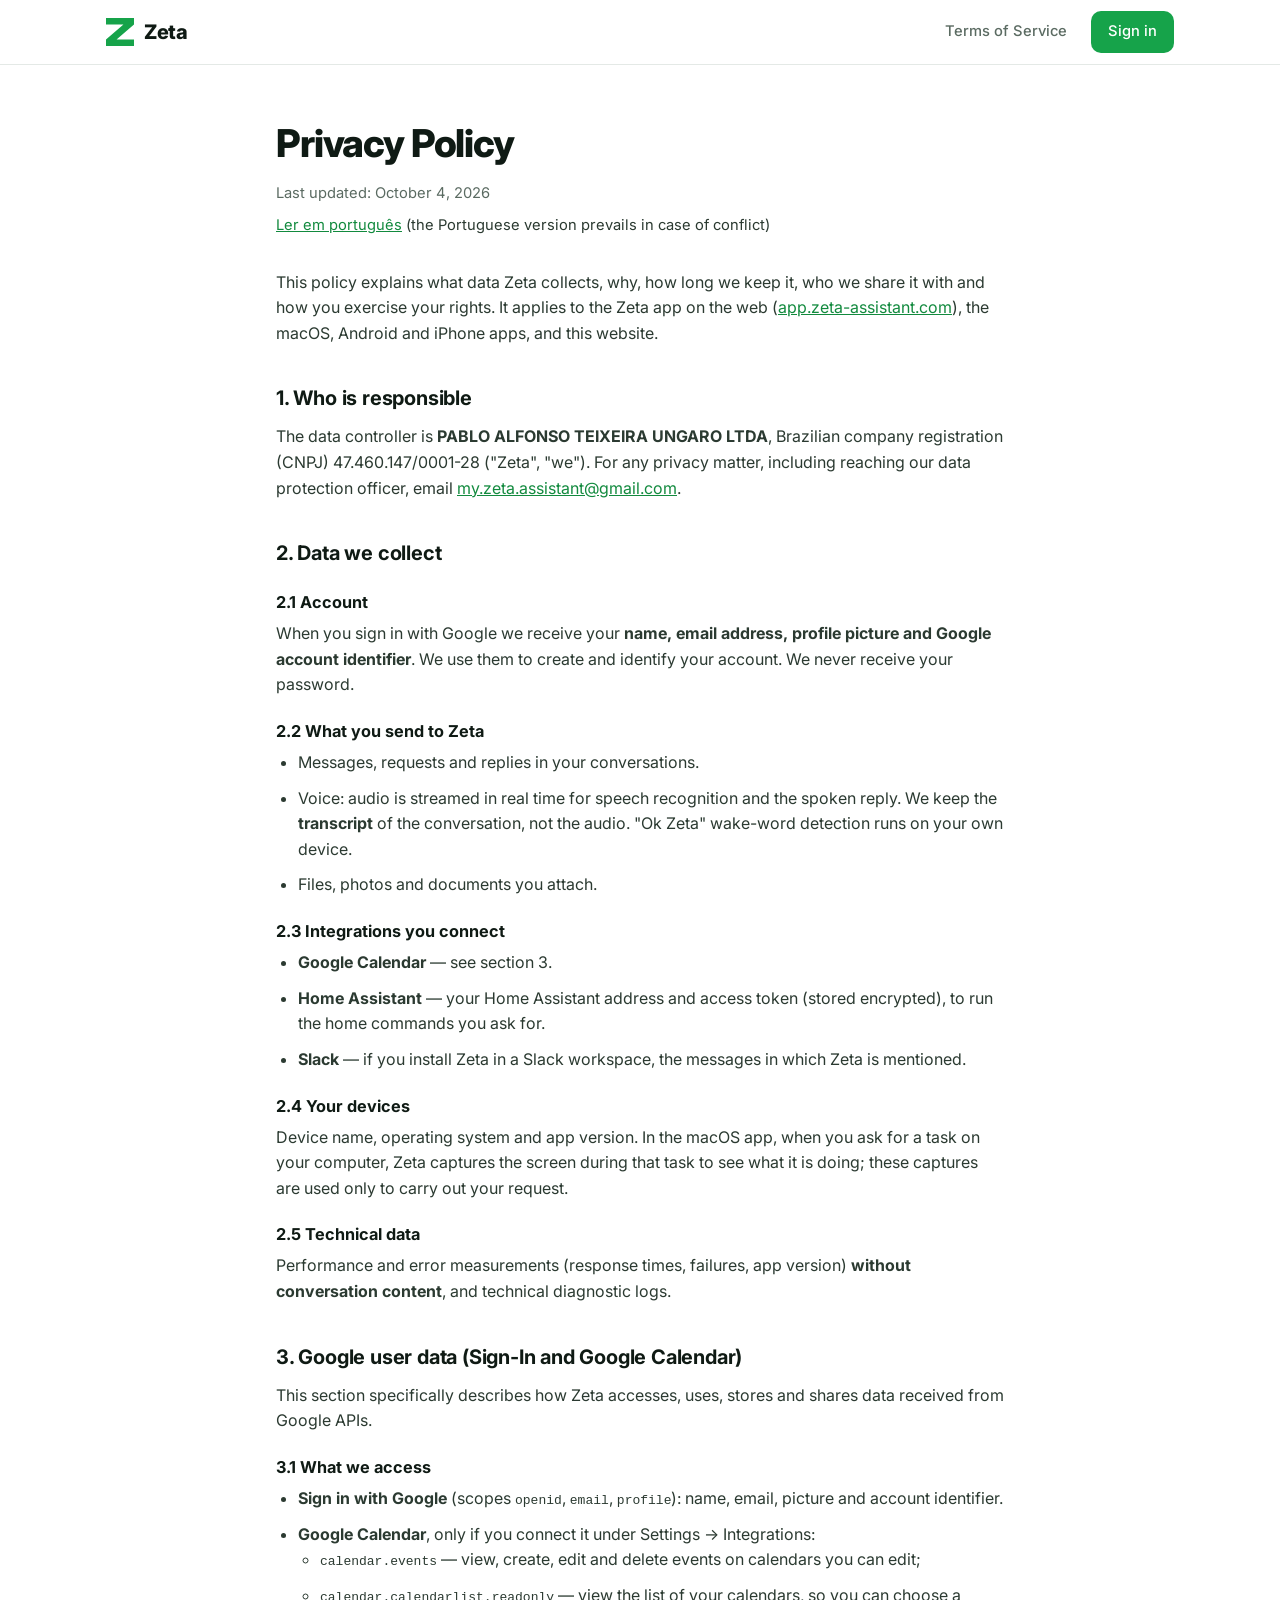
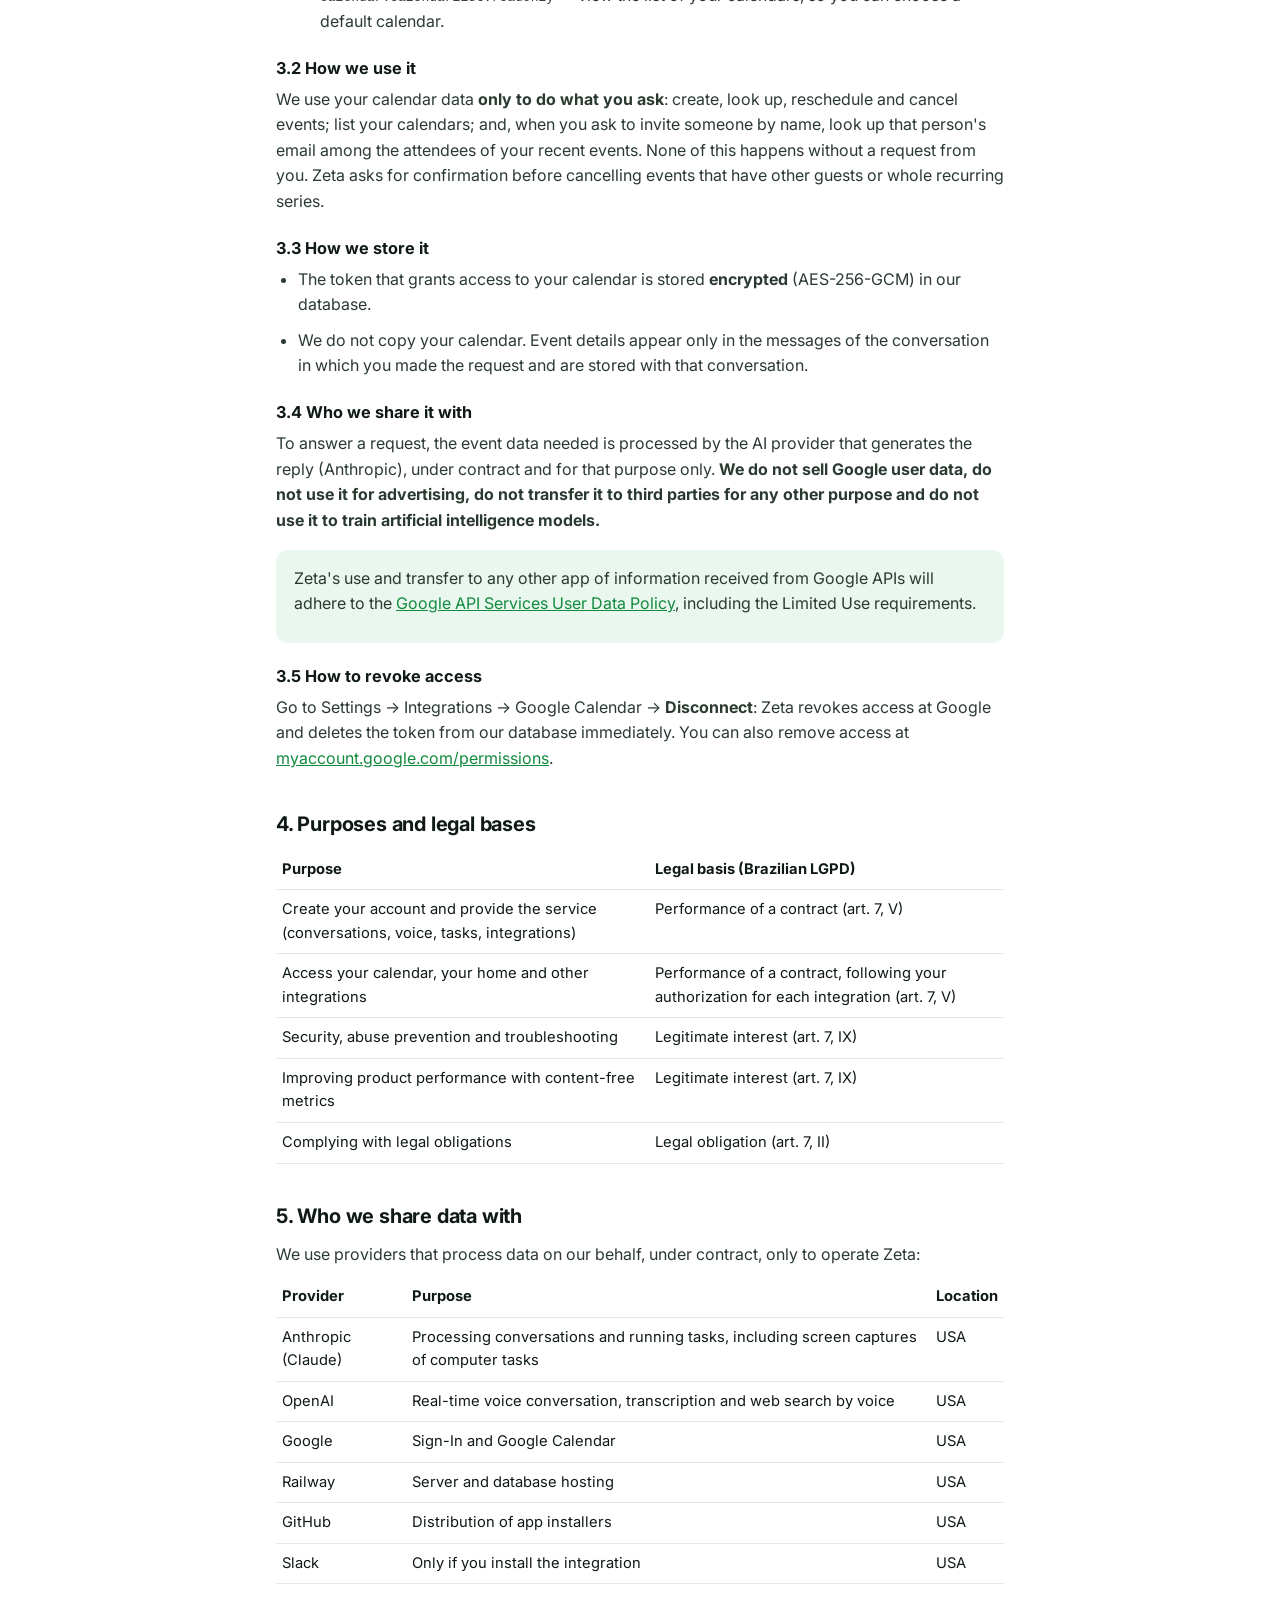
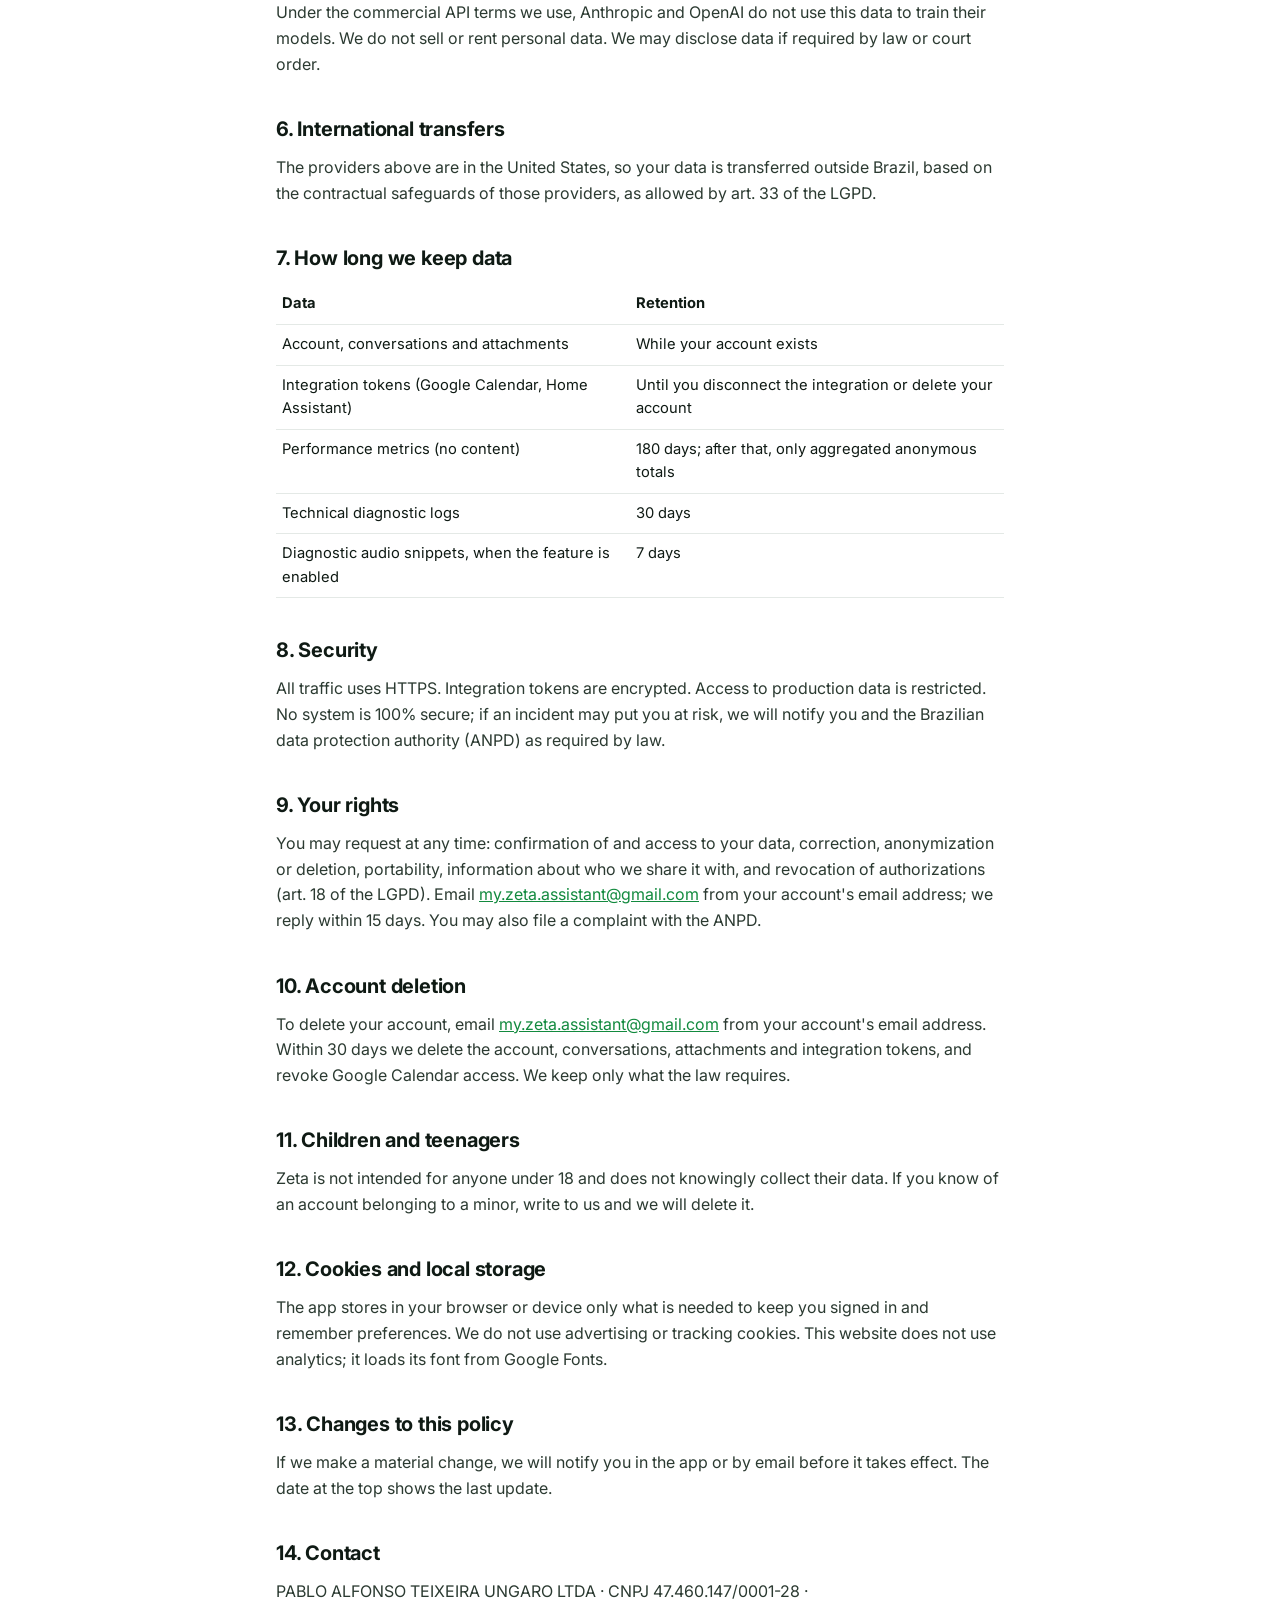
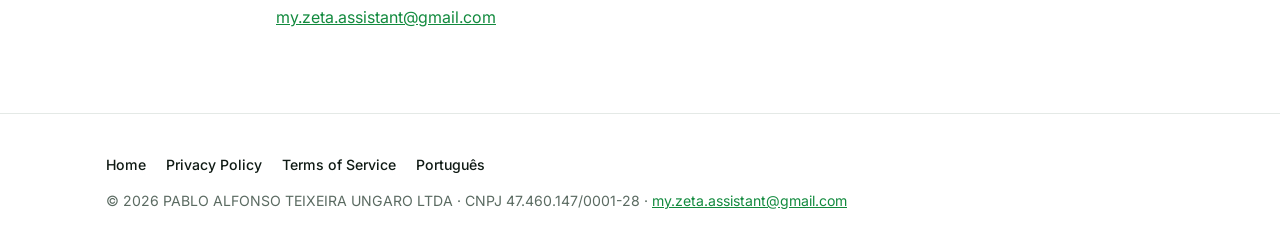
<file: en/privacy/index.html>
<!DOCTYPE html>
<html lang="en">
<head>
  <meta charset="UTF-8">
  <meta name="viewport" content="width=device-width, initial-scale=1.0">
  <title>Privacy Policy — Zeta</title>
  <meta name="description" content="How Zeta collects, uses, stores and shares data, including Google user data (Sign-In and Google Calendar).">
  <link rel="icon" type="image/png" href="/assets/favicon.png">
  <link rel="preconnect" href="https://fonts.googleapis.com">
  <link rel="preconnect" href="https://fonts.gstatic.com" crossorigin>
  <link href="https://fonts.googleapis.com/css2?family=Inter:wght@400;500;600;700;800&display=swap" rel="stylesheet">
  <link rel="stylesheet" href="/assets/site.css?v=20261004">
</head>
<body>

<nav class="nav">
  <div class="container">
    <a class="brand" href="/"><img src="/assets/zeta-mark.svg" alt="">Zeta</a>
    <div class="nav-links">
      <a href="/en/terms">Terms of Service</a>
      <a class="btn btn-primary btn-small" href="https://app.zeta-assistant.com">Sign in</a>
    </div>
  </div>
</nav>

<main class="legal">
  <div class="container">
    <h1>Privacy Policy</h1>
    <p class="updated">Last updated: October 4, 2026</p>
    <p class="lang"><a href="/privacidade">Ler em português</a> (the Portuguese version prevails in case of conflict)</p>

    <p>This policy explains what data Zeta collects, why, how long we keep it, who we share it with and how you exercise your rights. It applies to the Zeta app on the web (<a href="https://app.zeta-assistant.com">app.zeta-assistant.com</a>), the macOS, Android and iPhone apps, and this website.</p>

    <h2>1. Who is responsible</h2>
    <p>The data controller is <strong>PABLO ALFONSO TEIXEIRA UNGARO LTDA</strong>, Brazilian company registration (CNPJ) 47.460.147/0001-28 ("Zeta", "we"). For any privacy matter, including reaching our data protection officer, email <a href="mailto:my.zeta.assistant@gmail.com">my.zeta.assistant@gmail.com</a>.</p>

    <h2>2. Data we collect</h2>
    <h3>2.1 Account</h3>
    <p>When you sign in with Google we receive your <strong>name, email address, profile picture and Google account identifier</strong>. We use them to create and identify your account. We never receive your password.</p>
    <h3>2.2 What you send to Zeta</h3>
    <ul>
      <li>Messages, requests and replies in your conversations.</li>
      <li>Voice: audio is streamed in real time for speech recognition and the spoken reply. We keep the <strong>transcript</strong> of the conversation, not the audio. "Ok Zeta" wake-word detection runs on your own device.</li>
      <li>Files, photos and documents you attach.</li>
    </ul>
    <h3>2.3 Integrations you connect</h3>
    <ul>
      <li><strong>Google Calendar</strong> — see section 3.</li>
      <li><strong>Home Assistant</strong> — your Home Assistant address and access token (stored encrypted), to run the home commands you ask for.</li>
      <li><strong>Slack</strong> — if you install Zeta in a Slack workspace, the messages in which Zeta is mentioned.</li>
    </ul>
    <h3>2.4 Your devices</h3>
    <p>Device name, operating system and app version. In the macOS app, when you ask for a task on your computer, Zeta captures the screen during that task to see what it is doing; these captures are used only to carry out your request.</p>
    <h3>2.5 Technical data</h3>
    <p>Performance and error measurements (response times, failures, app version) <strong>without conversation content</strong>, and technical diagnostic logs.</p>

    <h2>3. Google user data (Sign-In and Google Calendar)</h2>
    <p>This section specifically describes how Zeta accesses, uses, stores and shares data received from Google APIs.</p>
    <h3>3.1 What we access</h3>
    <ul>
      <li><strong>Sign in with Google</strong> (scopes <code>openid</code>, <code>email</code>, <code>profile</code>): name, email, picture and account identifier.</li>
      <li><strong>Google Calendar</strong>, only if you connect it under Settings → Integrations:
        <ul>
          <li><code>calendar.events</code> — view, create, edit and delete events on calendars you can edit;</li>
          <li><code>calendar.calendarlist.readonly</code> — view the list of your calendars, so you can choose a default calendar.</li>
        </ul>
      </li>
    </ul>
    <h3>3.2 How we use it</h3>
    <p>We use your calendar data <strong>only to do what you ask</strong>: create, look up, reschedule and cancel events; list your calendars; and, when you ask to invite someone by name, look up that person's email among the attendees of your recent events. None of this happens without a request from you. Zeta asks for confirmation before cancelling events that have other guests or whole recurring series.</p>
    <h3>3.3 How we store it</h3>
    <ul>
      <li>The token that grants access to your calendar is stored <strong>encrypted</strong> (AES-256-GCM) in our database.</li>
      <li>We do not copy your calendar. Event details appear only in the messages of the conversation in which you made the request and are stored with that conversation.</li>
    </ul>
    <h3>3.4 Who we share it with</h3>
    <p>To answer a request, the event data needed is processed by the AI provider that generates the reply (Anthropic), under contract and for that purpose only. <strong>We do not sell Google user data, do not use it for advertising, do not transfer it to third parties for any other purpose and do not use it to train artificial intelligence models.</strong></p>
    <div class="callout">
      <p>Zeta's use and transfer to any other app of information received from Google APIs will adhere to the <a href="https://developers.google.com/terms/api-services-user-data-policy">Google API Services User Data Policy</a>, including the Limited Use requirements.</p>
    </div>
    <h3>3.5 How to revoke access</h3>
    <p>Go to Settings → Integrations → Google Calendar → <strong>Disconnect</strong>: Zeta revokes access at Google and deletes the token from our database immediately. You can also remove access at <a href="https://myaccount.google.com/permissions">myaccount.google.com/permissions</a>.</p>

    <h2>4. Purposes and legal bases</h2>
    <table>
      <thead><tr><th>Purpose</th><th>Legal basis (Brazilian LGPD)</th></tr></thead>
      <tbody>
        <tr><td>Create your account and provide the service (conversations, voice, tasks, integrations)</td><td>Performance of a contract (art. 7, V)</td></tr>
        <tr><td>Access your calendar, your home and other integrations</td><td>Performance of a contract, following your authorization for each integration (art. 7, V)</td></tr>
        <tr><td>Security, abuse prevention and troubleshooting</td><td>Legitimate interest (art. 7, IX)</td></tr>
        <tr><td>Improving product performance with content-free metrics</td><td>Legitimate interest (art. 7, IX)</td></tr>
        <tr><td>Complying with legal obligations</td><td>Legal obligation (art. 7, II)</td></tr>
      </tbody>
    </table>

    <h2>5. Who we share data with</h2>
    <p>We use providers that process data on our behalf, under contract, only to operate Zeta:</p>
    <table>
      <thead><tr><th>Provider</th><th>Purpose</th><th>Location</th></tr></thead>
      <tbody>
        <tr><td>Anthropic (Claude)</td><td>Processing conversations and running tasks, including screen captures of computer tasks</td><td>USA</td></tr>
        <tr><td>OpenAI</td><td>Real-time voice conversation, transcription and web search by voice</td><td>USA</td></tr>
        <tr><td>Google</td><td>Sign-In and Google Calendar</td><td>USA</td></tr>
        <tr><td>Railway</td><td>Server and database hosting</td><td>USA</td></tr>
        <tr><td>GitHub</td><td>Distribution of app installers</td><td>USA</td></tr>
        <tr><td>Slack</td><td>Only if you install the integration</td><td>USA</td></tr>
      </tbody>
    </table>
    <p>Under the commercial API terms we use, Anthropic and OpenAI do not use this data to train their models. We do not sell or rent personal data. We may disclose data if required by law or court order.</p>

    <h2>6. International transfers</h2>
    <p>The providers above are in the United States, so your data is transferred outside Brazil, based on the contractual safeguards of those providers, as allowed by art. 33 of the LGPD.</p>

    <h2>7. How long we keep data</h2>
    <table>
      <thead><tr><th>Data</th><th>Retention</th></tr></thead>
      <tbody>
        <tr><td>Account, conversations and attachments</td><td>While your account exists</td></tr>
        <tr><td>Integration tokens (Google Calendar, Home Assistant)</td><td>Until you disconnect the integration or delete your account</td></tr>
        <tr><td>Performance metrics (no content)</td><td>180 days; after that, only aggregated anonymous totals</td></tr>
        <tr><td>Technical diagnostic logs</td><td>30 days</td></tr>
        <tr><td>Diagnostic audio snippets, when the feature is enabled</td><td>7 days</td></tr>
      </tbody>
    </table>

    <h2>8. Security</h2>
    <p>All traffic uses HTTPS. Integration tokens are encrypted. Access to production data is restricted. No system is 100% secure; if an incident may put you at risk, we will notify you and the Brazilian data protection authority (ANPD) as required by law.</p>

    <h2>9. Your rights</h2>
    <p>You may request at any time: confirmation of and access to your data, correction, anonymization or deletion, portability, information about who we share it with, and revocation of authorizations (art. 18 of the LGPD). Email <a href="mailto:my.zeta.assistant@gmail.com">my.zeta.assistant@gmail.com</a> from your account's email address; we reply within 15 days. You may also file a complaint with the ANPD.</p>

    <h2>10. Account deletion</h2>
    <p>To delete your account, email <a href="mailto:my.zeta.assistant@gmail.com">my.zeta.assistant@gmail.com</a> from your account's email address. Within 30 days we delete the account, conversations, attachments and integration tokens, and revoke Google Calendar access. We keep only what the law requires.</p>

    <h2>11. Children and teenagers</h2>
    <p>Zeta is not intended for anyone under 18 and does not knowingly collect their data. If you know of an account belonging to a minor, write to us and we will delete it.</p>

    <h2>12. Cookies and local storage</h2>
    <p>The app stores in your browser or device only what is needed to keep you signed in and remember preferences. We do not use advertising or tracking cookies. This website does not use analytics; it loads its font from Google Fonts.</p>

    <h2>13. Changes to this policy</h2>
    <p>If we make a material change, we will notify you in the app or by email before it takes effect. The date at the top shows the last update.</p>

    <h2>14. Contact</h2>
    <p>PABLO ALFONSO TEIXEIRA UNGARO LTDA · CNPJ 47.460.147/0001-28 · <a href="mailto:my.zeta.assistant@gmail.com">my.zeta.assistant@gmail.com</a></p>
  </div>
</main>

<footer>
  <div class="container">
    <div class="footer-links">
      <a href="/">Home</a>
      <a href="/en/privacy">Privacy Policy</a>
      <a href="/en/terms">Terms of Service</a>
      <a href="/privacidade">Português</a>
    </div>
    <p>© 2026 PABLO ALFONSO TEIXEIRA UNGARO LTDA · CNPJ 47.460.147/0001-28 · <a href="mailto:my.zeta.assistant@gmail.com">my.zeta.assistant@gmail.com</a></p>
  </div>
</footer>

</body>
</html>
</file>
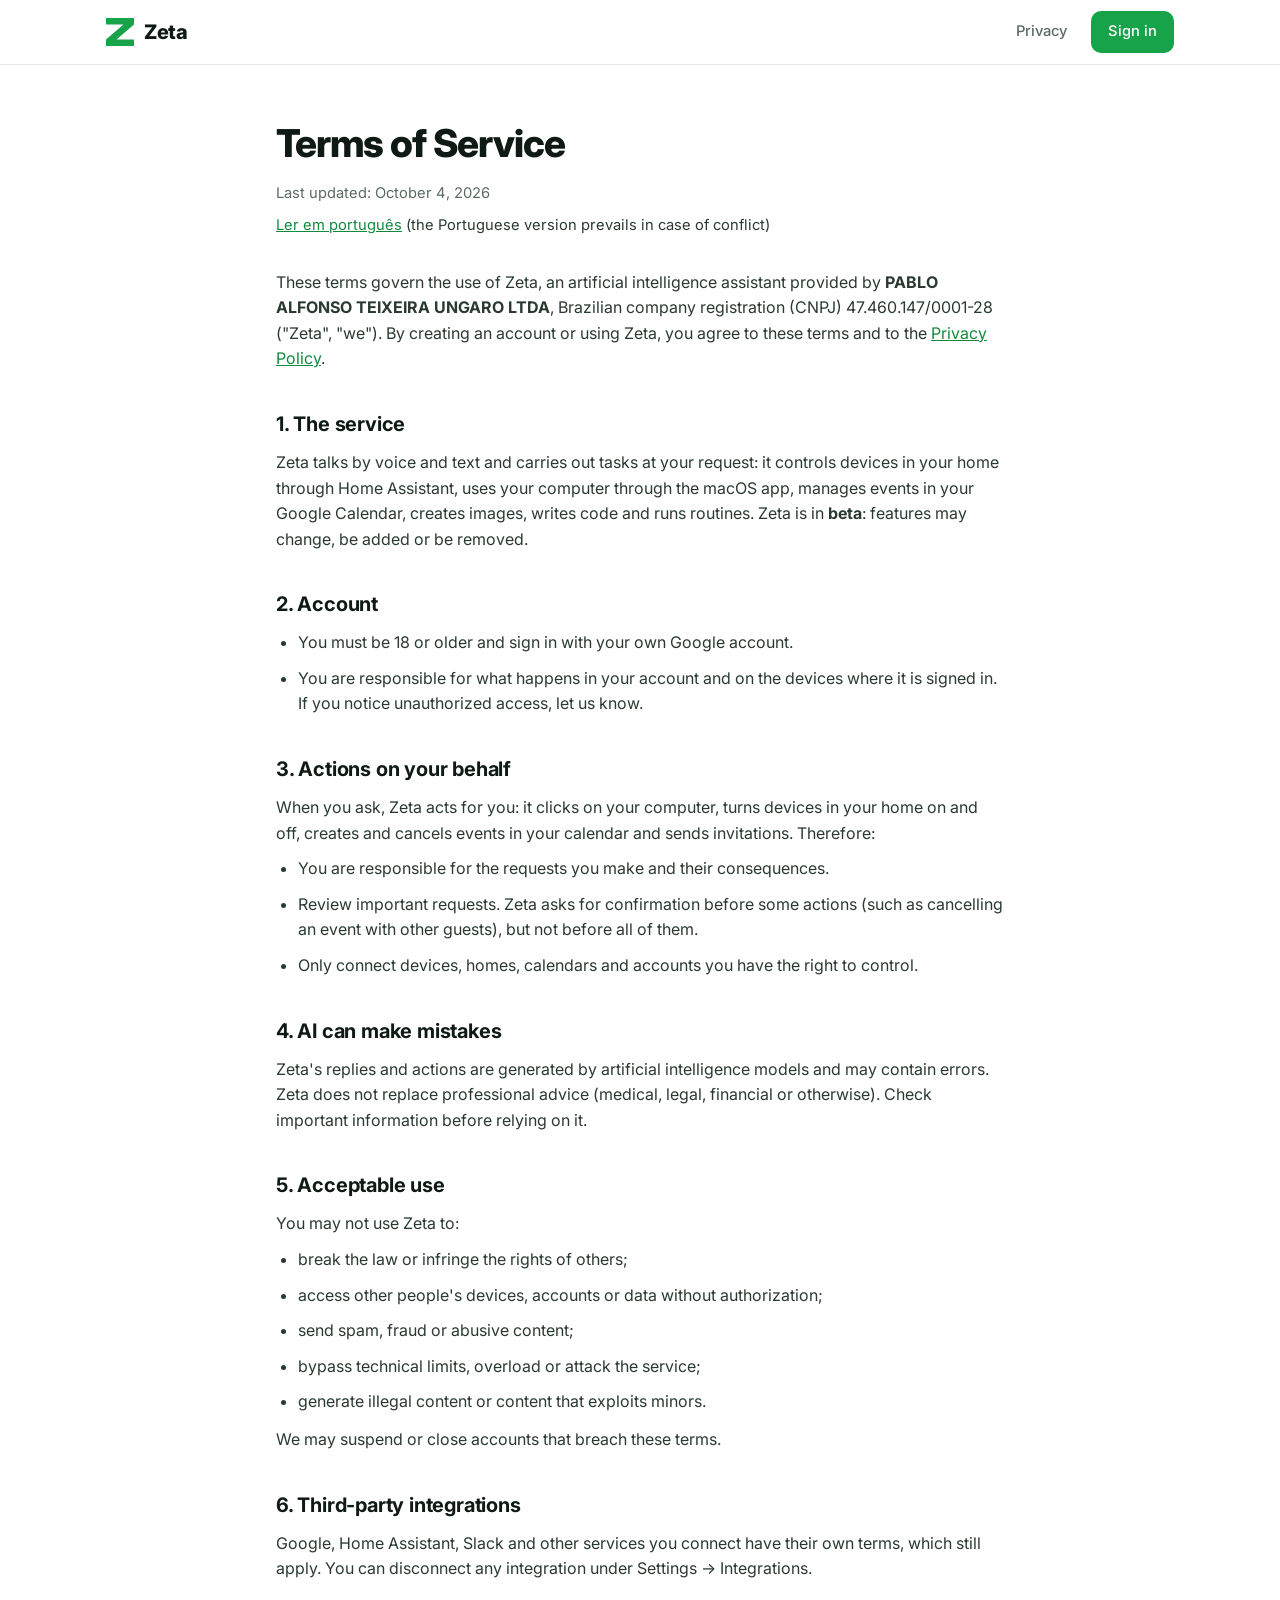
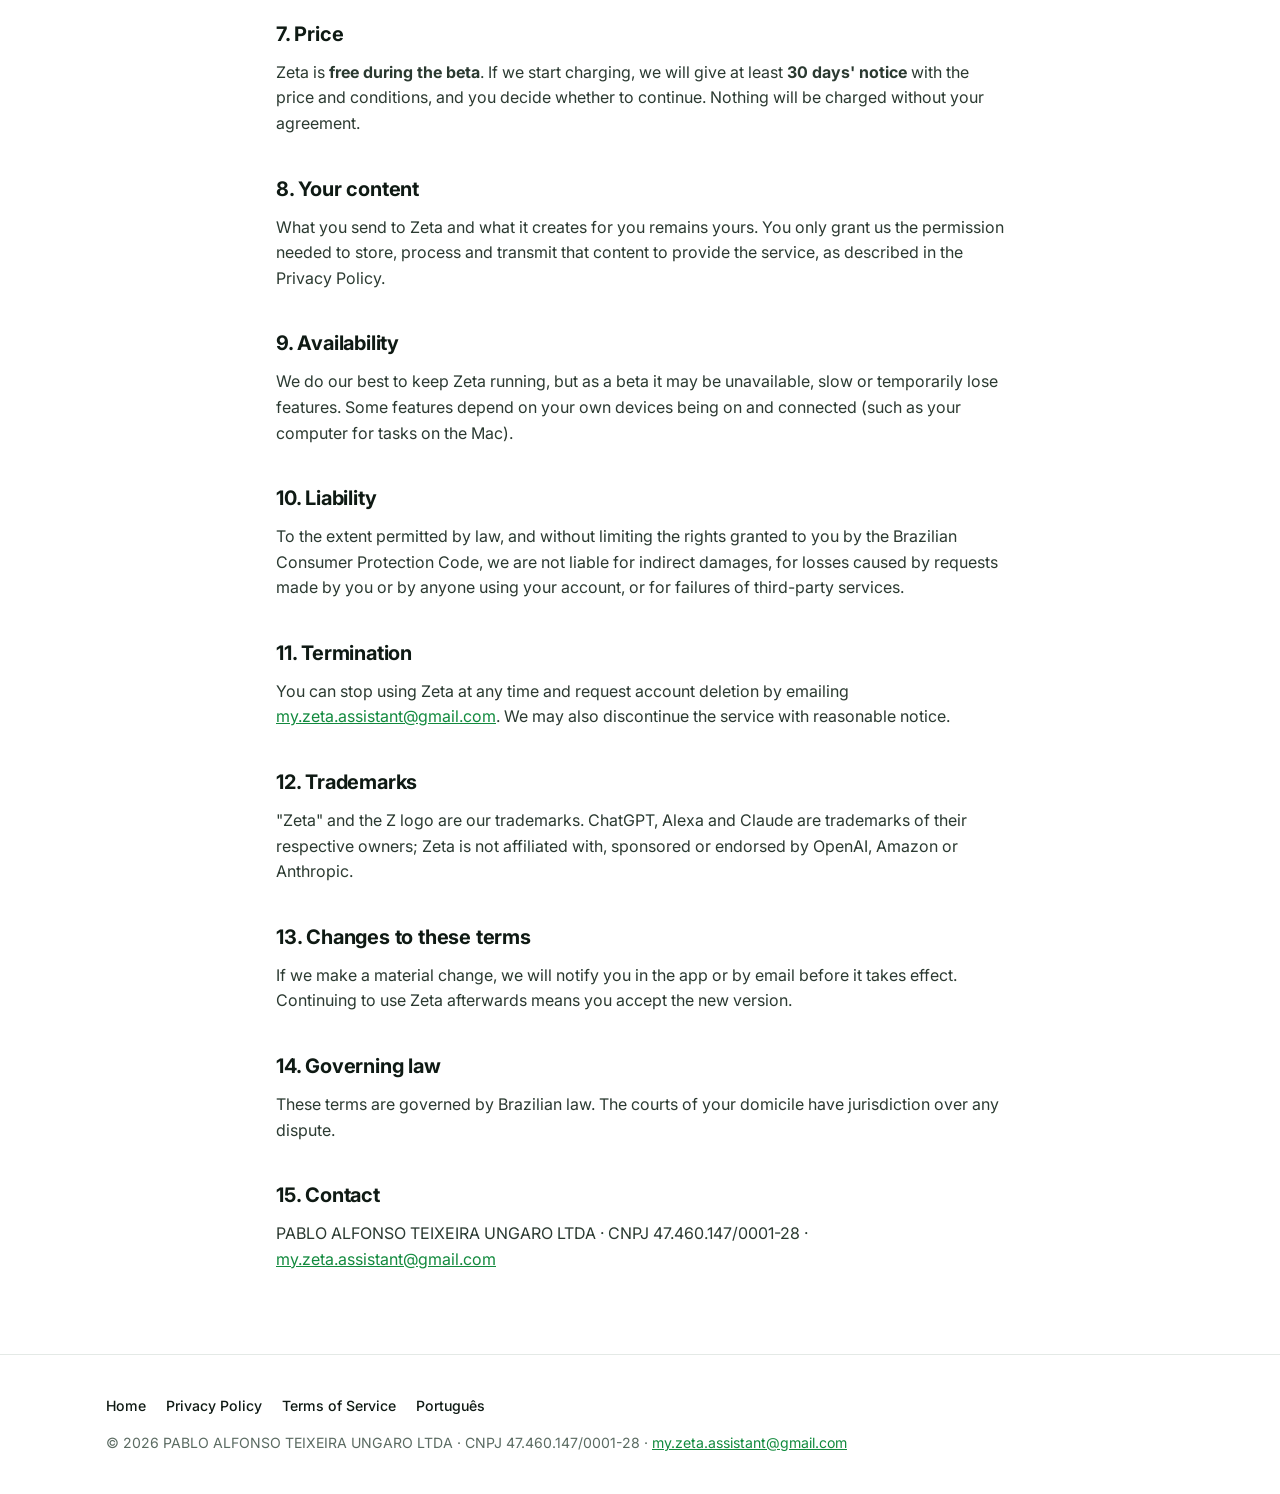
<file: en/terms/index.html>
<!DOCTYPE html>
<html lang="en">
<head>
  <meta charset="UTF-8">
  <meta name="viewport" content="width=device-width, initial-scale=1.0">
  <title>Terms of Service — Zeta</title>
  <meta name="description" content="Terms of Service for Zeta, the voice and text AI assistant.">
  <link rel="icon" type="image/png" href="/assets/favicon.png">
  <link rel="preconnect" href="https://fonts.googleapis.com">
  <link rel="preconnect" href="https://fonts.gstatic.com" crossorigin>
  <link href="https://fonts.googleapis.com/css2?family=Inter:wght@400;500;600;700;800&display=swap" rel="stylesheet">
  <link rel="stylesheet" href="/assets/site.css?v=20261004">
</head>
<body>

<nav class="nav">
  <div class="container">
    <a class="brand" href="/"><img src="/assets/zeta-mark.svg" alt="">Zeta</a>
    <div class="nav-links">
      <a href="/en/privacy">Privacy</a>
      <a class="btn btn-primary btn-small" href="https://app.zeta-assistant.com">Sign in</a>
    </div>
  </div>
</nav>

<main class="legal">
  <div class="container">
    <h1>Terms of Service</h1>
    <p class="updated">Last updated: October 4, 2026</p>
    <p class="lang"><a href="/termos">Ler em português</a> (the Portuguese version prevails in case of conflict)</p>

    <p>These terms govern the use of Zeta, an artificial intelligence assistant provided by <strong>PABLO ALFONSO TEIXEIRA UNGARO LTDA</strong>, Brazilian company registration (CNPJ) 47.460.147/0001-28 ("Zeta", "we"). By creating an account or using Zeta, you agree to these terms and to the <a href="/en/privacy">Privacy Policy</a>.</p>

    <h2>1. The service</h2>
    <p>Zeta talks by voice and text and carries out tasks at your request: it controls devices in your home through Home Assistant, uses your computer through the macOS app, manages events in your Google Calendar, creates images, writes code and runs routines. Zeta is in <strong>beta</strong>: features may change, be added or be removed.</p>

    <h2>2. Account</h2>
    <ul>
      <li>You must be 18 or older and sign in with your own Google account.</li>
      <li>You are responsible for what happens in your account and on the devices where it is signed in. If you notice unauthorized access, let us know.</li>
    </ul>

    <h2>3. Actions on your behalf</h2>
    <p>When you ask, Zeta acts for you: it clicks on your computer, turns devices in your home on and off, creates and cancels events in your calendar and sends invitations. Therefore:</p>
    <ul>
      <li>You are responsible for the requests you make and their consequences.</li>
      <li>Review important requests. Zeta asks for confirmation before some actions (such as cancelling an event with other guests), but not before all of them.</li>
      <li>Only connect devices, homes, calendars and accounts you have the right to control.</li>
    </ul>

    <h2>4. AI can make mistakes</h2>
    <p>Zeta's replies and actions are generated by artificial intelligence models and may contain errors. Zeta does not replace professional advice (medical, legal, financial or otherwise). Check important information before relying on it.</p>

    <h2>5. Acceptable use</h2>
    <p>You may not use Zeta to:</p>
    <ul>
      <li>break the law or infringe the rights of others;</li>
      <li>access other people's devices, accounts or data without authorization;</li>
      <li>send spam, fraud or abusive content;</li>
      <li>bypass technical limits, overload or attack the service;</li>
      <li>generate illegal content or content that exploits minors.</li>
    </ul>
    <p>We may suspend or close accounts that breach these terms.</p>

    <h2>6. Third-party integrations</h2>
    <p>Google, Home Assistant, Slack and other services you connect have their own terms, which still apply. You can disconnect any integration under Settings → Integrations.</p>

    <h2>7. Price</h2>
    <p>Zeta is <strong>free during the beta</strong>. If we start charging, we will give at least <strong>30 days' notice</strong> with the price and conditions, and you decide whether to continue. Nothing will be charged without your agreement.</p>

    <h2>8. Your content</h2>
    <p>What you send to Zeta and what it creates for you remains yours. You only grant us the permission needed to store, process and transmit that content to provide the service, as described in the Privacy Policy.</p>

    <h2>9. Availability</h2>
    <p>We do our best to keep Zeta running, but as a beta it may be unavailable, slow or temporarily lose features. Some features depend on your own devices being on and connected (such as your computer for tasks on the Mac).</p>

    <h2>10. Liability</h2>
    <p>To the extent permitted by law, and without limiting the rights granted to you by the Brazilian Consumer Protection Code, we are not liable for indirect damages, for losses caused by requests made by you or by anyone using your account, or for failures of third-party services.</p>

    <h2>11. Termination</h2>
    <p>You can stop using Zeta at any time and request account deletion by emailing <a href="mailto:my.zeta.assistant@gmail.com">my.zeta.assistant@gmail.com</a>. We may also discontinue the service with reasonable notice.</p>

    <h2>12. Trademarks</h2>
    <p>"Zeta" and the Z logo are our trademarks. ChatGPT, Alexa and Claude are trademarks of their respective owners; Zeta is not affiliated with, sponsored or endorsed by OpenAI, Amazon or Anthropic.</p>

    <h2>13. Changes to these terms</h2>
    <p>If we make a material change, we will notify you in the app or by email before it takes effect. Continuing to use Zeta afterwards means you accept the new version.</p>

    <h2>14. Governing law</h2>
    <p>These terms are governed by Brazilian law. The courts of your domicile have jurisdiction over any dispute.</p>

    <h2>15. Contact</h2>
    <p>PABLO ALFONSO TEIXEIRA UNGARO LTDA · CNPJ 47.460.147/0001-28 · <a href="mailto:my.zeta.assistant@gmail.com">my.zeta.assistant@gmail.com</a></p>
  </div>
</main>

<footer>
  <div class="container">
    <div class="footer-links">
      <a href="/">Home</a>
      <a href="/en/privacy">Privacy Policy</a>
      <a href="/en/terms">Terms of Service</a>
      <a href="/termos">Português</a>
    </div>
    <p>© 2026 PABLO ALFONSO TEIXEIRA UNGARO LTDA · CNPJ 47.460.147/0001-28 · <a href="mailto:my.zeta.assistant@gmail.com">my.zeta.assistant@gmail.com</a></p>
  </div>
</footer>

</body>
</html>
</file>
<file: assets/site.css>
*, *::before, *::after { margin: 0; padding: 0; box-sizing: border-box; }

:root {
  --bg: #ffffff;
  --bg-soft: #f6f8f7;
  --surface: #ffffff;
  --border: #e4e9e6;
  --text: #0f1a14;
  --text-muted: #5b6b62;
  --green: #16a34a;
  --green-dark: #128a3e;
  --green-soft: #e9f7ee;
  --radius: 16px;
  --max: 1100px;
}

html { scroll-behavior: smooth; }

body {
  font-family: 'Inter', -apple-system, BlinkMacSystemFont, 'Segoe UI', sans-serif;
  background: var(--bg);
  color: var(--text);
  line-height: 1.6;
  -webkit-font-smoothing: antialiased;
  overflow-x: hidden;
}

a { color: var(--green-dark); }
img { max-width: 100%; display: block; }

.container { max-width: var(--max); margin: 0 auto; padding: 0 16px; }

/* ── Navegação ── */
.nav {
  position: sticky; top: 0; z-index: 10;
  background: rgba(255, 255, 255, 0.9);
  backdrop-filter: blur(10px);
  border-bottom: 1px solid var(--border);
}
.nav .container { display: flex; align-items: center; justify-content: space-between; height: 64px; gap: 16px; }
.brand { display: flex; align-items: center; gap: 10px; text-decoration: none; color: var(--text); font-weight: 800; font-size: 1.25rem; letter-spacing: -0.02em; }
.brand img { width: 28px; height: 28px; }
.nav-links { display: flex; align-items: center; gap: 24px; }
.nav-links a { color: var(--text-muted); text-decoration: none; font-size: 0.92rem; font-weight: 500; }
.nav-links a:hover { color: var(--text); }
.nav-links a.btn-primary, .nav-links a.btn-primary:hover { color: #fff; }

.btn {
  display: inline-flex; align-items: center; justify-content: center; gap: 8px;
  padding: 12px 22px; border-radius: 10px; font-weight: 600; font-size: 0.95rem;
  text-decoration: none; border: 1px solid transparent; transition: transform 0.15s, background 0.15s;
}
.btn:hover { transform: translateY(-1px); }
.btn-primary { background: var(--green); color: #fff; }
.btn-primary:hover { background: var(--green-dark); }
.btn-ghost { background: var(--surface); color: var(--text); border-color: var(--border); }
.btn-small { padding: 8px 16px; font-size: 0.88rem; }

/* ── Hero ── */
.hero { padding: 72px 0 56px; text-align: center; }
.badge {
  display: inline-block; padding: 6px 14px; border-radius: 999px;
  background: var(--green-soft); color: var(--green-dark);
  font-size: 0.82rem; font-weight: 600; margin-bottom: 24px;
}
.hero h1 {
  font-size: clamp(2rem, 5.4vw, 3.6rem);
  font-weight: 800; line-height: 1.1; letter-spacing: -0.035em;
  max-width: 900px; margin: 0 auto 20px;
}
.hero h1 .accent { color: var(--green); }
.hero p.lead { font-size: clamp(1.05rem, 2.2vw, 1.25rem); color: var(--text-muted); max-width: 680px; margin: 0 auto 32px; }
.hero-ctas { display: flex; gap: 12px; justify-content: center; flex-wrap: wrap; }
.hero-note { margin-top: 16px; font-size: 0.85rem; color: var(--text-muted); }

/* ── Seções ── */
section { padding: 64px 0; }
section.soft { background: var(--bg-soft); }
.section-head { text-align: center; max-width: 720px; margin: 0 auto 40px; }
.section-head h2 { font-size: clamp(1.6rem, 3.6vw, 2.3rem); font-weight: 800; letter-spacing: -0.03em; line-height: 1.15; margin-bottom: 12px; }
.section-head p { color: var(--text-muted); font-size: 1.05rem; }

.grid { display: grid; gap: 16px; }
.grid-3 { grid-template-columns: repeat(3, 1fr); }
.grid-4 { grid-template-columns: repeat(4, 1fr); }
.grid-2 { grid-template-columns: repeat(2, 1fr); }

.card {
  background: var(--surface); border: 1px solid var(--border); border-radius: var(--radius);
  padding: 24px;
}
.card .icon { font-size: 1.6rem; margin-bottom: 12px; }
.card h3 { font-size: 1.08rem; font-weight: 700; margin-bottom: 6px; letter-spacing: -0.01em; }
.card p { color: var(--text-muted); font-size: 0.95rem; }
.card .like { display: inline-block; font-size: 0.78rem; font-weight: 600; color: var(--green-dark); background: var(--green-soft); border-radius: 999px; padding: 3px 10px; margin-bottom: 12px; }
.card .req { margin-top: 10px; font-size: 0.82rem; color: var(--text-muted); }
.card.soon { background: transparent; border-style: dashed; }

.scenario .quote { font-weight: 600; color: var(--text); margin: 8px 0; }

/* ── Seus dados ── */
.data-list { list-style: none; display: grid; gap: 14px; max-width: 760px; margin: 0 auto; }
.data-list li { background: var(--surface); border: 1px solid var(--border); border-radius: 12px; padding: 16px 18px; }
.data-list strong { display: block; margin-bottom: 2px; }
.data-list span { color: var(--text-muted); font-size: 0.95rem; }
.center { text-align: center; margin-top: 24px; }

/* ── Preço ── */
.price-card { max-width: 460px; margin: 0 auto; text-align: center; padding: 36px 28px; border: 2px solid var(--green); }
.price-card .price { font-size: 2.6rem; font-weight: 800; letter-spacing: -0.03em; }
.price-card ul { list-style: none; margin: 20px 0 24px; display: grid; gap: 8px; color: var(--text-muted); }
.price-card ul li::before { content: '✓  '; color: var(--green); font-weight: 700; }

/* ── Download ── */
.dl { display: flex; flex-direction: column; gap: 8px; align-items: flex-start; }
.dl .muted { color: var(--text-muted); font-size: 0.88rem; }

/* ── Rodapé ── */
footer { border-top: 1px solid var(--border); padding: 40px 0; font-size: 0.88rem; color: var(--text-muted); }
footer .container { display: grid; gap: 14px; }
.footer-links { display: flex; gap: 20px; flex-wrap: wrap; }
.footer-links a { color: var(--text); text-decoration: none; font-weight: 500; }
.footer-links a:hover { text-decoration: underline; }
.disclaimer { font-size: 0.8rem; }

/* ── Páginas legais ── */
.legal { padding: 48px 0 72px; }
.legal .container { max-width: 760px; }
.legal h1 { font-size: clamp(1.8rem, 4vw, 2.4rem); font-weight: 800; letter-spacing: -0.03em; margin-bottom: 8px; }
.legal .updated { color: var(--text-muted); margin-bottom: 8px; font-size: 0.92rem; }
.legal .lang { margin-bottom: 32px; font-size: 0.92rem; }
.legal h2 { font-size: 1.25rem; font-weight: 700; margin: 36px 0 10px; letter-spacing: -0.01em; }
.legal h3 { font-size: 1.02rem; font-weight: 700; margin: 20px 0 6px; }
.legal p, .legal li { color: #2b3a31; margin-bottom: 10px; }
.legal ul { padding-left: 22px; margin-bottom: 12px; }
.legal table { width: 100%; border-collapse: collapse; margin: 8px 0 16px; font-size: 0.92rem; }
.legal th, .legal td { text-align: left; border-bottom: 1px solid var(--border); padding: 8px 6px; vertical-align: top; }
.legal .callout { background: var(--green-soft); border-radius: 12px; padding: 16px 18px; margin: 16px 0; }

@media (max-width: 900px) {
  .grid-4 { grid-template-columns: repeat(2, 1fr); }
  .grid-3 { grid-template-columns: 1fr; }
}
@media (max-width: 640px) {
  .nav-links a:not(.btn) { display: none; }
  .grid-4, .grid-2 { grid-template-columns: 1fr; }
  section { padding: 48px 0; }
  .hero { padding: 48px 0 40px; }
  .legal table, .legal thead, .legal tbody, .legal tr, .legal th, .legal td { display: block; }
  .legal thead { display: none; }
  .legal td { border-bottom: none; padding: 2px 0; }
  .legal tr { border-bottom: 1px solid var(--border); padding: 8px 0; }
}
</file>
